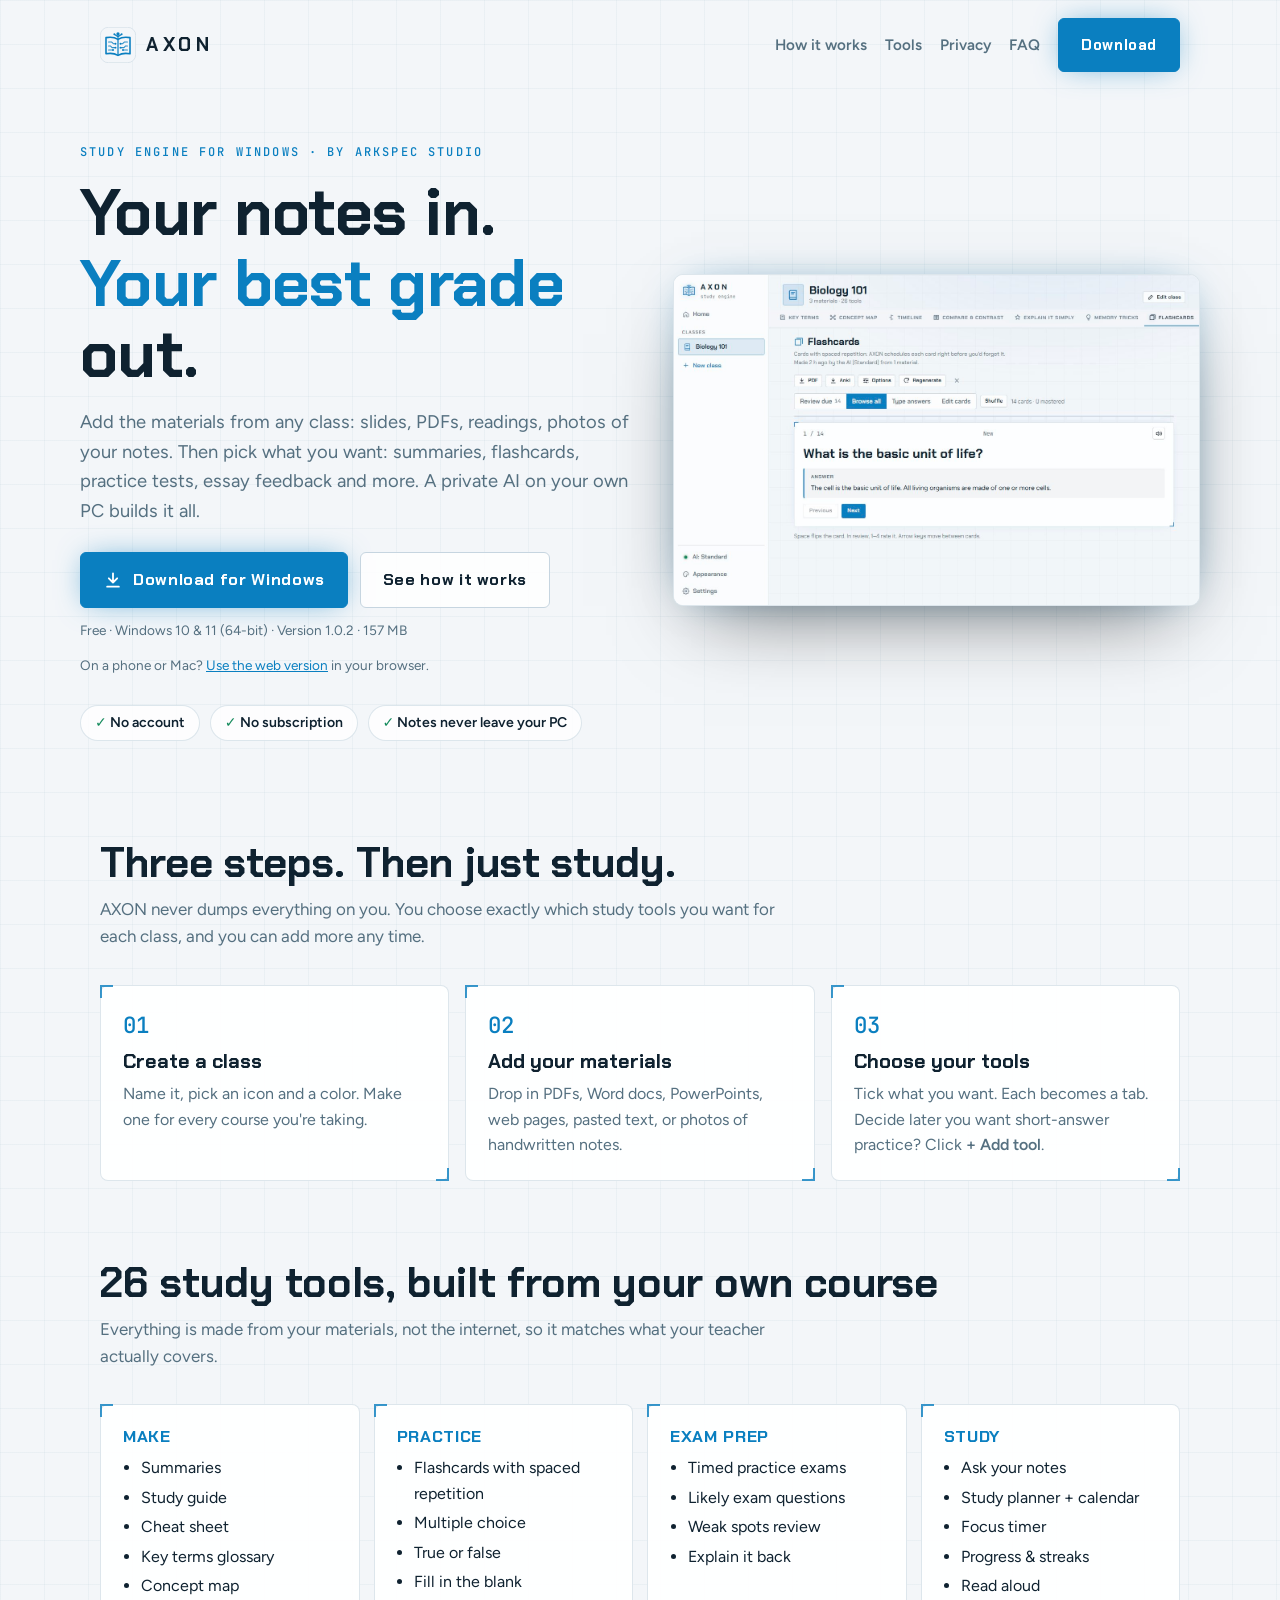
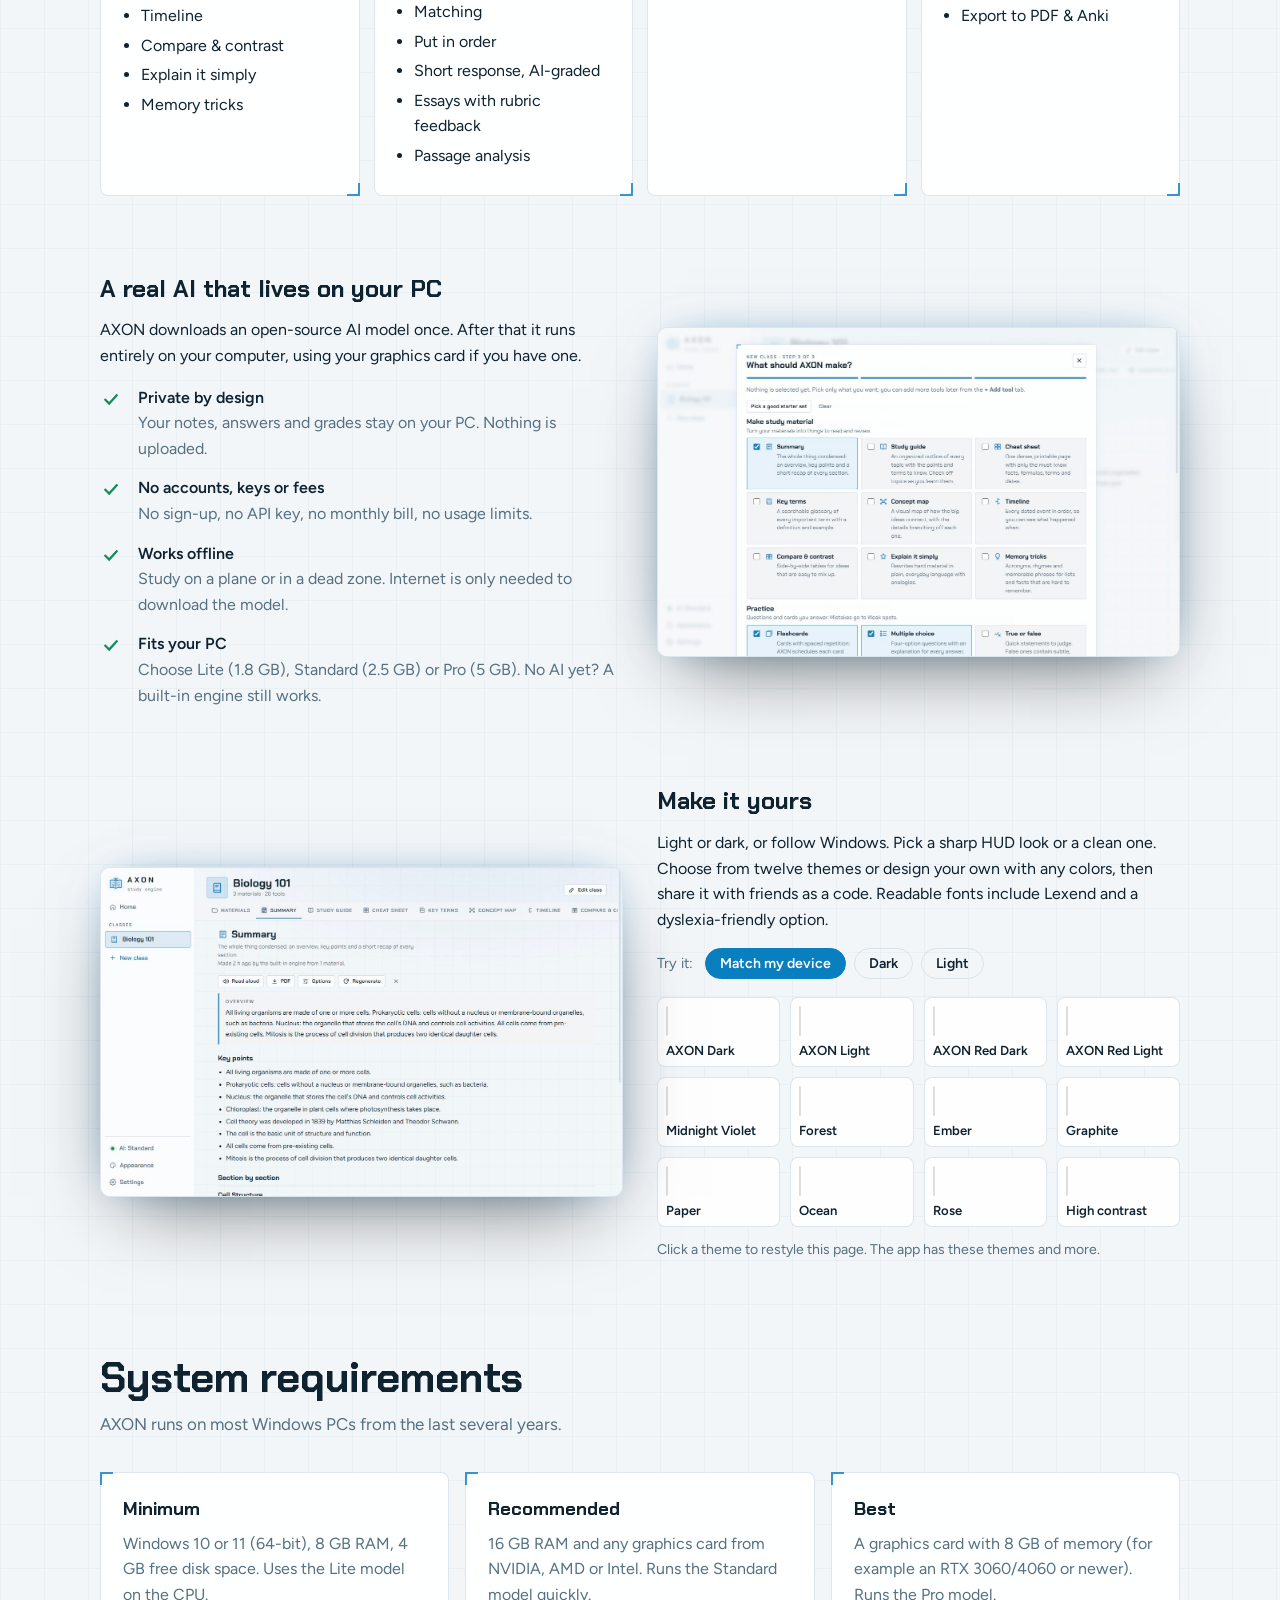
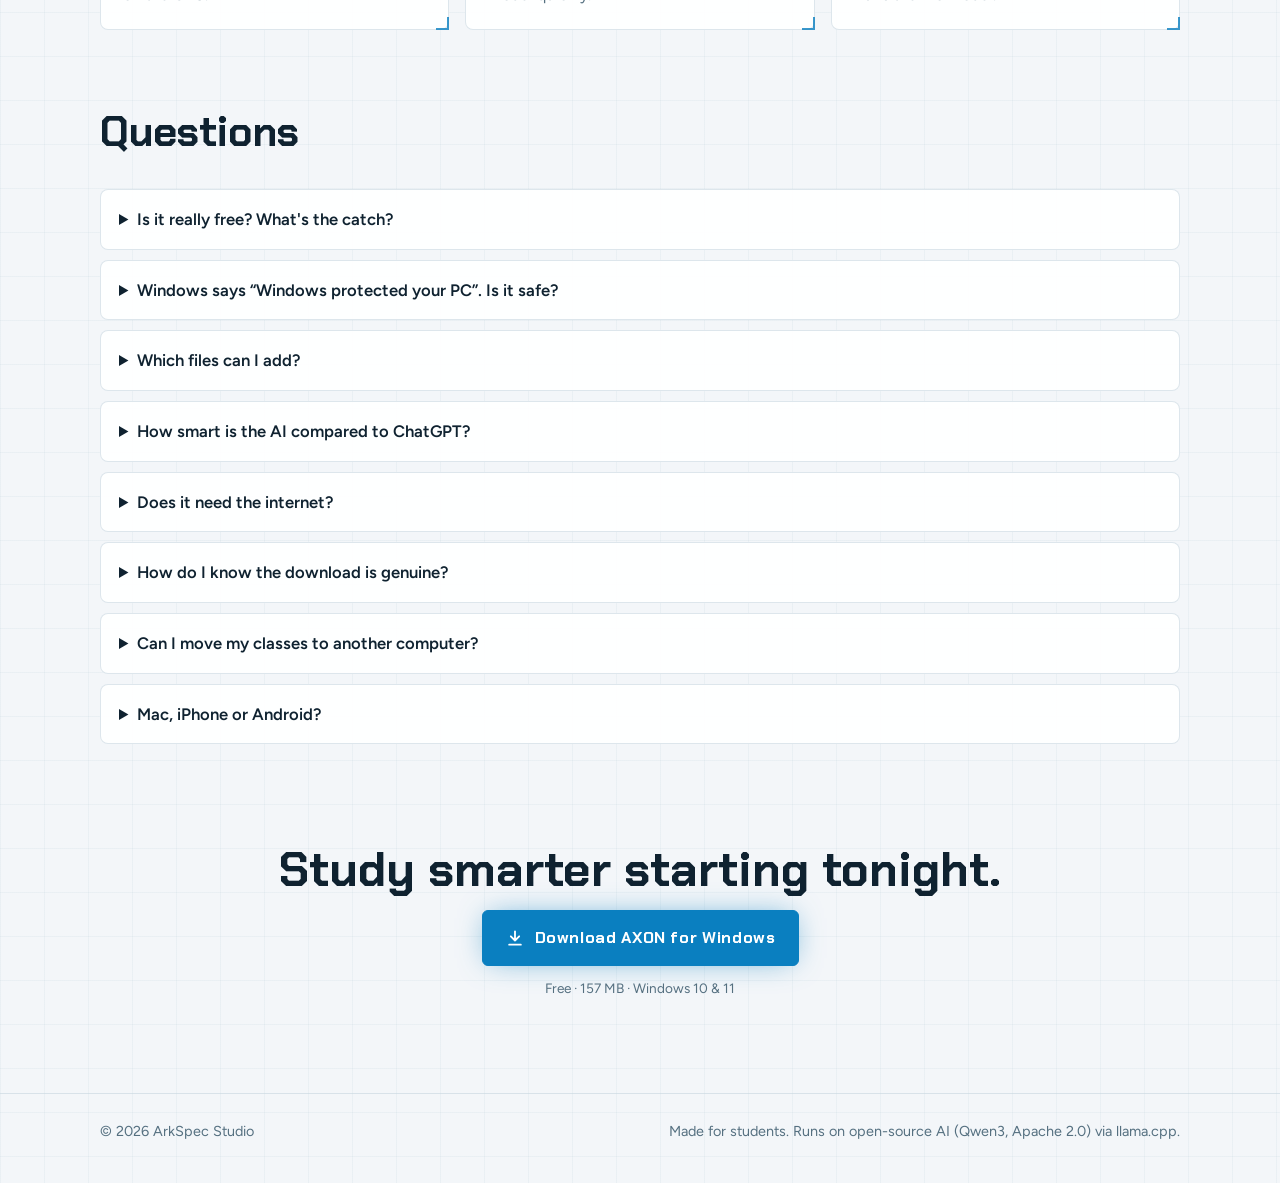
<file: index.html>
<!DOCTYPE html>
<html lang="en">
<head>
<meta charset="utf-8">
<meta name="viewport" content="width=device-width, initial-scale=1">
<title>AXON · Your private AI study engine</title>
<meta name="description" content="AXON turns your course materials into summaries, flashcards, practice tests and more, with a private AI that runs on your own PC. Free for Windows.">
<meta http-equiv="Content-Security-Policy" content="default-src 'none'; script-src 'self'; style-src 'self'; font-src 'self'; img-src 'self' data:; manifest-src 'self'; connect-src 'none'; object-src 'none'; base-uri 'none'; form-action 'none'; upgrade-insecure-requests">
<meta name="author" content="ArkSpec Studio">
<meta name="referrer" content="strict-origin-when-cross-origin">
<meta http-equiv="X-Content-Type-Options" content="nosniff">
<link rel="icon" href="icon.png" id="favicon">
<link rel="stylesheet" href="styles.css">
</head>
<body>
<header class="wrap">
  <nav>
    <a class="brand" href="#"><svg class="brand-ic" viewBox="0 0 40 40" aria-hidden="true"><rect class="tile" x=".3" y=".3" width="39.4" height="39.4" rx="9"/><g transform="translate(1.6 1.6) scale(.92)"><path d="M20 13.2C16 10.6 10.6 10.1 5.5 11.1V30.6C10.6 29.6 16 30.1 20 32.6C24 30.1 29.4 29.6 34.5 30.6V11.1C29.4 10.1 24 10.6 20 13.2Z" fill="none" stroke="currentColor" stroke-width="1.9" stroke-linejoin="round"/> <path d="M20 13.2V32.6" stroke="currentColor" stroke-width="1.5"/> <path d="M8.6 16.4H12.4L14.4 18.4H16.6M8.6 21.2H10.8L12.8 23.2H16.6M8.6 26H13.4" fill="none" stroke="currentColor" stroke-width="1.3" stroke-linecap="round" stroke-linejoin="round" stroke-opacity=".85"/> <path d="M31.4 16.4H27.6L25.6 18.4H23.4M31.4 21.2H29.2L27.2 23.2H23.4M31.4 26H26.6" fill="none" stroke="currentColor" stroke-width="1.3" stroke-linecap="round" stroke-linejoin="round" stroke-opacity=".85"/> <g fill="currentColor"><circle cx="17" cy="18.4" r="1.15"/><circle cx="17" cy="23.2" r="1.15"/><circle cx="14" cy="26" r="1.15"/><circle cx="23" cy="18.4" r="1.15"/><circle cx="23" cy="23.2" r="1.15"/><circle cx="26" cy="26" r="1.15"/></g> <g class="spark"><path d="M20 12.4V8.4M20 10L16.4 7.6M20 10L23.6 7.6" stroke="currentColor" stroke-width="1.4" stroke-linecap="round"/> <circle cx="20" cy="6.6" r="2" fill="currentColor"/><circle cx="15.6" cy="7" r="1.15" fill="currentColor"/><circle cx="24.4" cy="7" r="1.15" fill="currentColor"/></g></g></svg>AXON</a>
    <div class="navlinks"><a href="#how">How it works</a><a href="#tools">Tools</a><a href="#private">Privacy</a><a href="#faq">FAQ</a>
      <a class="btn primary only-desk" href="#download">Download</a><a class="btn primary only-phone" href="app/">Open web app</a></div>
  </nav>
</header>

<main>
  <div class="wrap hero">
    <div>
      <span class="eyebrow">Study engine for Windows · by ArkSpec Studio</span>
      <h1>Your notes in.<br><em>Your best grade</em> out.</h1>
      <p class="lead">Add the materials from any class: slides, PDFs, readings, photos of your notes. Then pick what you want: summaries, flashcards, practice tests, essay feedback and more. A private AI on your own PC builds it all.</p>
      <div class="webnote only-phone">
        <b>On your phone?</b>
        <p>There's no mobile app yet, but you can use AXON right in your browser. No install needed.</p>
        <a class="btn primary" href="app/">Open the web version</a>
      </div>
      <div class="cta" id="download">
        <a class="btn primary" href="https://github.com/ArkSpec-Studio/axon/releases/download/v1.0.2/AXON-Setup-1.0.2.exe">
          <svg viewBox="0 0 24 24" fill="none" stroke="currentColor" stroke-width="2.2" stroke-linecap="round" stroke-linejoin="round"><path d="M12 4v11M7 10l5 5 5-5M5 20h14"/></svg>
          Download for Windows</a>
        <a class="btn" href="#how">See how it works</a>
      </div>
      <p class="fine">Free · Windows 10 &amp; 11 (64-bit) · Version 1.0.2 · 157 MB</p>
      <p class="fine only-desk">On a phone or Mac? <a href="app/">Use the web version</a> in your browser.</p>
      <div class="badges"><span class="badge"><b>✓</b> No account</span><span class="badge"><b>✓</b> No subscription</span><span class="badge"><b>✓</b> Notes never leave your PC</span></div>
    </div>
    <div class="shot"><img data-shot="flashcards" src="shots/axon-dark/flashcards.jpg" width="1304" height="821" alt="AXON showing AI-made flashcards for a Biology class"></div>
  </div>

  <section id="how">
    <div class="wrap">
      <h2>Three steps. Then just study.</h2>
      <p class="sub">AXON never dumps everything on you. You choose exactly which study tools you want for each class, and you can add more any time.</p>
      <div class="steps">
        <div class="card"><span class="n">01</span><h3>Create a class</h3><p>Name it, pick an icon and a color. Make one for every course you're taking.</p></div>
        <div class="card"><span class="n">02</span><h3>Add your materials</h3><p>Drop in PDFs, Word docs, PowerPoints, web pages, pasted text, or photos of handwritten notes.</p></div>
        <div class="card"><span class="n">03</span><h3>Choose your tools</h3><p>Tick what you want. Each becomes a tab. Decide later you want short-answer practice? Click <b>+ Add tool</b>.</p></div>
      </div>
    </div>
  </section>

  <section id="tools">
    <div class="wrap">
      <h2>26 study tools, built from your own course</h2>
      <p class="sub">Everything is made from your materials, not the internet, so it matches what your teacher actually covers.</p>
      <div class="tools">
        <div class="card"><h3>MAKE</h3><ul><li>Summaries</li><li>Study guide</li><li>Cheat sheet</li><li>Key terms glossary</li><li>Concept map</li><li>Timeline</li><li>Compare &amp; contrast</li><li>Explain it simply</li><li>Memory tricks</li></ul></div>
        <div class="card"><h3>PRACTICE</h3><ul><li>Flashcards with spaced repetition</li><li>Multiple choice</li><li>True or false</li><li>Fill in the blank</li><li>Matching</li><li>Put in order</li><li>Short response, AI-graded</li><li>Essays with rubric feedback</li><li>Passage analysis</li></ul></div>
        <div class="card"><h3>EXAM PREP</h3><ul><li>Timed practice exams</li><li>Likely exam questions</li><li>Weak spots review</li><li>Explain it back</li></ul></div>
        <div class="card"><h3>STUDY</h3><ul><li>Ask your notes</li><li>Study planner + calendar</li><li>Focus timer</li><li>Progress &amp; streaks</li><li>Read aloud</li><li>Export to PDF &amp; Anki</li></ul></div>
      </div>
    </div>
  </section>

  <section id="private">
    <div class="wrap split">
      <div>
        <h2>A real AI that lives on your PC</h2>
        <p class="sub">AXON downloads an open-source AI model once. After that it runs entirely on your computer, using your graphics card if you have one.</p>
        <ul class="list">
          <li><svg viewBox="0 0 24 24" fill="none" stroke="currentColor" stroke-width="2.4"><path d="M5 12l5 5 9-10"/></svg><div><b>Private by design</b><span>Your notes, answers and grades stay on your PC. Nothing is uploaded.</span></div></li>
          <li><svg viewBox="0 0 24 24" fill="none" stroke="currentColor" stroke-width="2.4"><path d="M5 12l5 5 9-10"/></svg><div><b>No accounts, keys or fees</b><span>No sign-up, no API key, no monthly bill, no usage limits.</span></div></li>
          <li><svg viewBox="0 0 24 24" fill="none" stroke="currentColor" stroke-width="2.4"><path d="M5 12l5 5 9-10"/></svg><div><b>Works offline</b><span>Study on a plane or in a dead zone. Internet is only needed to download the model.</span></div></li>
          <li><svg viewBox="0 0 24 24" fill="none" stroke="currentColor" stroke-width="2.4"><path d="M5 12l5 5 9-10"/></svg><div><b>Fits your PC</b><span>Choose Lite (1.8 GB), Standard (2.5 GB) or Pro (5 GB). No AI yet? A built-in engine still works.</span></div></li>
        </ul>
      </div>
      <div class="shot"><img data-shot="tools" src="shots/axon-dark/tools.jpg" width="1304" height="821" alt="Choosing which study tools to add to a class"></div>
    </div>
  </section>

  <section>
    <div class="wrap split">
      <div class="shot"><img data-shot="summary" src="shots/axon-dark/summary.jpg" width="1304" height="821" alt="An AI summary of a class"></div>
      <div>
        <h2>Make it yours</h2>
        <p class="sub">Light or dark, or follow Windows. Pick a sharp HUD look or a clean one. Choose from twelve themes or design your own with any colors, then share it with friends as a code. Readable fonts include Lexend and a dyslexia-friendly option.</p>
        <div class="modes" role="group" aria-label="Light or dark"><span>Try it:</span>
          <button class="mode" data-mode="auto">Match my device</button><button class="mode" data-mode="dark">Dark</button><button class="mode" data-mode="light">Light</button></div>
        <div class="themes" id="themes" role="group" aria-label="Themes"></div>
        <p class="tryhint">Click a theme to restyle this page. The app has these themes and more.</p>
      </div>
    </div>
  </section>

  <section>
    <div class="wrap">
      <h2>System requirements</h2>
      <p class="sub">AXON runs on most Windows PCs from the last several years.</p>
      <div class="reqs">
        <div class="card"><b>Minimum</b><p>Windows 10 or 11 (64-bit), 8 GB RAM, 4 GB free disk space. Uses the Lite model on the CPU.</p></div>
        <div class="card"><b>Recommended</b><p>16 GB RAM and any graphics card from NVIDIA, AMD or Intel. Runs the Standard model quickly.</p></div>
        <div class="card"><b>Best</b><p>A graphics card with 8 GB of memory (for example an RTX 3060/4060 or newer). Runs the Pro model.</p></div>
      </div>
    </div>
  </section>

  <section id="faq">
    <div class="wrap">
      <h2>Questions</h2>
      <p class="sub"></p>
      <details><summary>Is it really free? What's the catch?</summary><p>Yes. The AI runs on your own computer, so there are no server costs to pass on to you. No ads, no account, no data collection.</p></details>
      <details><summary>Windows says “Windows protected your PC”. Is it safe?</summary><p>That warning appears for new apps that haven't built up a download reputation with Microsoft yet. Click “More info”, then “Run anyway”.</p></details>
      <details><summary>Which files can I add?</summary><p>PDF (including scanned PDFs), Word (.docx), PowerPoint (.pptx), Excel (.xlsx), CSV, RTF, text, Markdown and HTML files, web pages (paste a link), pasted text, and photos or screenshots of notes. AXON reads the text from photos and scans for you, and marks it so you can check it.</p></details>
      <details><summary>How smart is the AI compared to ChatGPT?</summary><p>It's a smaller model, so it's tuned for one job: building study material from what you give it. It only uses your materials, which keeps questions on topic and avoids made-up facts. Larger models give better results if your PC can run them.</p></details>
      <details><summary>Does it need the internet?</summary><p>Only to download the AI model (once), to add web links, and the first time you add a photo (to download the text-recognition data). Everything else works offline.</p></details>
      <details id="verify"><summary>How do I know the download is genuine?</summary><p>Every release has a unique fingerprint (SHA-256). After downloading, open PowerShell in your Downloads folder and run <code>Get-FileHash AXON-Setup-1.0.2.exe</code>. The result must match exactly:</p><code class="hash">29B2993F1E8B41D6A670D8FE9C5359B16461EBCC582114068A9D48BAB1370987</code><p>If it doesn't match, delete the file and download it again from this page only.</p></details>
      <details><summary>Can I move my classes to another computer?</summary><p>Yes. Settings → Your data → Back up all classes creates one file. Restore it on the other PC.</p></details>
      <details><summary>Mac, iPhone or Android?</summary><p>There's no mobile or Mac app yet. Until then, <a href="app/">the web version</a> runs AXON in your browser on any device: same tools, your notes stay on your device. It works best in an up-to-date Chrome, Edge or Safari, and the AI download is smaller (about 1 GB).</p></details>
    </div>
  </section>

  <div class="wrap final">
    <h2>Study smarter starting tonight.</h2>
    <a class="btn primary" href="https://github.com/ArkSpec-Studio/axon/releases/download/v1.0.2/AXON-Setup-1.0.2.exe">
      <svg viewBox="0 0 24 24" fill="none" stroke="currentColor" stroke-width="2.2" stroke-linecap="round" stroke-linejoin="round"><path d="M12 4v11M7 10l5 5 5-5M5 20h14"/></svg>
      Download AXON for Windows</a>
    <p class="fine">Free · 157 MB · Windows 10 &amp; 11</p>
  </div>
</main>

<footer><div class="wrap"><span>© 2026 ArkSpec Studio</span><span>Made for students. Runs on open-source AI (Qwen3, Apache 2.0) via llama.cpp.</span></div></footer>
<script src="site.js" defer></script>
</body>
</html>
</file>
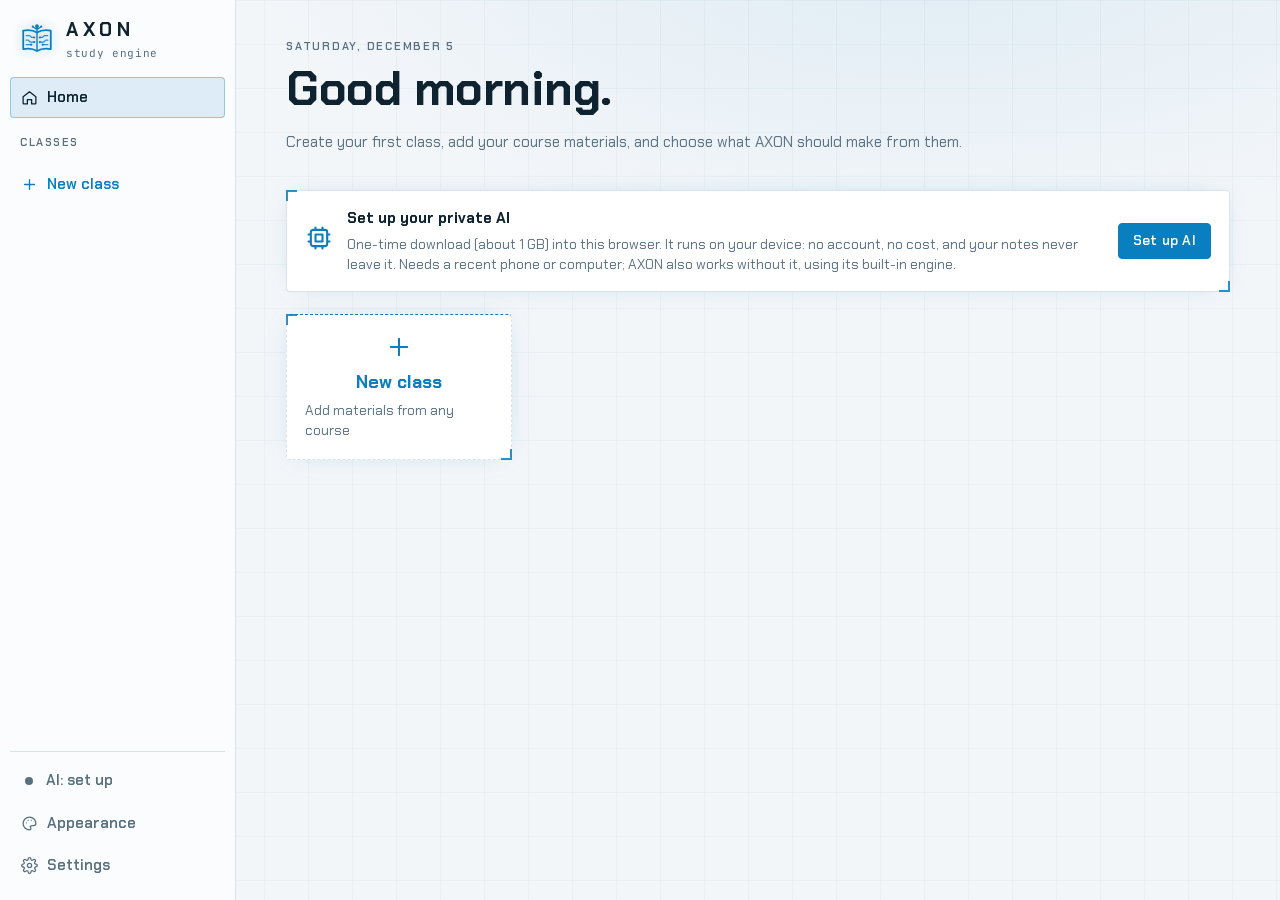
<file: app/index.html>
<!DOCTYPE html>
<html lang="en" data-style="hud" data-font="tech" data-glow="on" data-motion="on">
<head>
<meta charset="utf-8">
<meta http-equiv="Content-Security-Policy" content="default-src 'self'; script-src 'self' 'wasm-unsafe-eval'; worker-src 'self' blob:; style-src 'self' 'unsafe-inline'; font-src 'self'; img-src 'self' data: blob:; media-src 'self' blob: data:; connect-src 'self' https://huggingface.co https://*.huggingface.co https://*.hf.co https://raw.githubusercontent.com; manifest-src 'self'; object-src 'none'; base-uri 'none'; form-action 'none'">
<meta name="referrer" content="strict-origin-when-cross-origin">
<meta name="theme-color" content="#050b12">
<meta name="description" content="AXON by ArkSpec Studio: turn your course materials into study tools, right in your browser.">
<link rel="manifest" href="manifest.webmanifest">
<link rel="icon" href="icon.png">
<link rel="apple-touch-icon" href="icon.png">
<meta name="apple-mobile-web-app-capable" content="yes">
<meta name="mobile-web-app-capable" content="yes">
<meta name="viewport" content="width=device-width, initial-scale=1">
<title>AXON</title>
<link rel="stylesheet" href="fonts.css">
<link rel="stylesheet" href="styles.css">
</head>
<body>
<header class="mobilebar"><button class="btn icon" id="menuBtn" aria-label="Open menu" aria-controls="sidebar" aria-expanded="false"><svg class="ic" viewBox="0 0 24 24" fill="none" stroke="currentColor" stroke-width="1.8" stroke-linecap="round" aria-hidden="true"><path d="M4 6h16M4 12h16M4 18h16"/></svg></button><span class="mb-title" id="mbTitle">AXON</span></header>
<div class="navscrim" id="navScrim"></div>
<div class="shell">
  <aside class="sidebar" id="sidebar"></aside>
  <main class="main" id="main"></main>
</div>
<div class="jobs" id="jobs" aria-live="polite"></div>
<script type="module" src="js/axon-web.js"></script>
<script type="module" src="js/app.js"></script>
<script type="module" src="js/sw-register.js"></script>
</body>
</html>
</file>
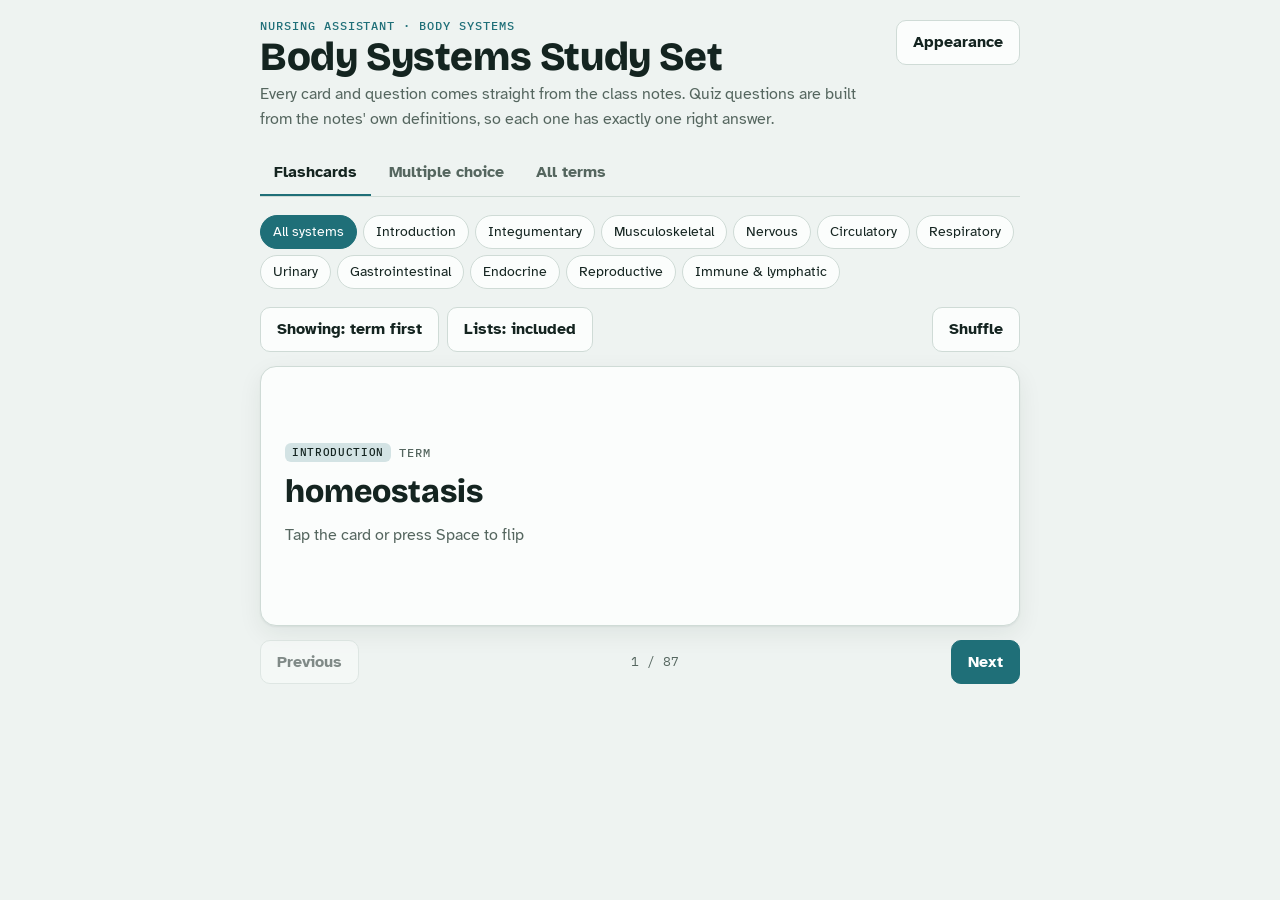
<file: shots/paper/src/xbsqeu/eqkvbebgkv/index.html>
<!doctype html><html lang="en"><head><meta charset="utf-8"><meta name="robots" content="noindex,nofollow,noarchive"><meta name="referrer" content="no-referrer"><meta name="viewport" content="width=device-width,initial-scale=1,viewport-fit=cover"><style>:root{color-scheme:light;padding-top:env(safe-area-inset-top,0px);padding-bottom:env(safe-area-inset-bottom,0px)}body{margin:0;font:14px system-ui,sans-serif}img{max-width:100%}[hidden]{display:none!important}</style></head><body>
<title>Body Systems Study Set</title>
<meta name="claude:viewport-fit-sides" content="cover">
<link rel="preconnect" href="https://fonts.googleapis.com">
<link rel="preconnect" href="https://fonts.gstatic.com" crossorigin>
<link rel="stylesheet" href="https://fonts.googleapis.com/css2?family=Atkinson+Hyperlegible:ital,wght@0,400;0,700;1,400&family=Bricolage+Grotesque:opsz,wght@12..96,600;12..96,800&family=IBM+Plex+Mono:wght@500&family=Chakra+Petch:wght@400;700&family=Figtree:wght@400;700;800&family=JetBrains+Mono:wght@400;700&family=Merriweather:wght@400;700&family=Lexend:wght@400;700&display=swap">
<style>
/* Layout: a single study column, like a clipboard — header, unit filter, then one working surface per tab. */
:root {
  --bg: #eef3f1;
  --surface: #fbfdfc;
  --ink: #142420;
  --muted: #55665f;
  --line: #cfdbd6;
  --accent: #1f6f78;        /* scrubs teal */
  --accent-ink: #ffffff;
  --good: #1d7a46;
  --bad: #b23a2e;
  --shadow: 0 1px 2px rgba(20,36,32,.06), 0 8px 24px rgba(20,36,32,.07);
  --f-display: "Bricolage Grotesque", "Segoe UI", system-ui, sans-serif;
  --f-body: "Atkinson Hyperlegible", "Segoe UI", system-ui, sans-serif;
  --f-mono: "IBM Plex Mono", ui-monospace, Consolas, monospace;
}
@media (prefers-color-scheme: dark) {
  :root:not([data-theme="light"]) {
    --bg: #0f1716; --surface: #16211f; --ink: #e3ece9; --muted: #98aaa4; --line: #2a3a37;
    --accent: #5cc2c9; --accent-ink: #062022;
    --good: #5fd08e; --bad: #f08a7c;
    --shadow: 0 1px 2px rgba(0,0,0,.3), 0 8px 24px rgba(0,0,0,.25);
    color-scheme: dark;
  }
}
:root[data-theme="dark"] {
  --bg: #0f1716; --surface: #16211f; --ink: #e3ece9; --muted: #98aaa4; --line: #2a3a37;
  --accent: #5cc2c9; --accent-ink: #062022;
  --good: #5fd08e; --bad: #f08a7c;
  --shadow: 0 1px 2px rgba(0,0,0,.3), 0 8px 24px rgba(0,0,0,.25);
  color-scheme: dark;
}
/* Derived tokens: themes from the Appearance panel only set the base colors above. */
:root {
  --accent-soft: color-mix(in srgb, var(--accent) 18%, var(--surface));
  --good-soft: color-mix(in srgb, var(--good) 16%, var(--surface));
  --bad-soft: color-mix(in srgb, var(--bad) 16%, var(--surface));
  --c2: var(--accent);
  --r-lg: 16px; --r-md: 10px;
  --zoom: 1;
}
/* AXON's HUD style: square corners, monospace labels, accent glow. */
:root[data-style="hud"] { --r-lg: 4px; --r-md: 3px; }
:root[data-style="hud"] .card, :root[data-style="hud"] .q, :root[data-style="hud"] .glossary { border-color: color-mix(in srgb, var(--accent) 45%, var(--line)); }
:root[data-style="hud"][data-glow="on"] .card, :root[data-style="hud"][data-glow="on"] .q { box-shadow: 0 0 0 1px color-mix(in srgb, var(--accent) 25%, transparent), 0 0 22px color-mix(in srgb, var(--accent) 22%, transparent); }
:root[data-style="hud"] .tab, :root[data-style="hud"] .btn, :root[data-style="hud"] h1 { text-transform: uppercase; letter-spacing: .04em; }
:root[data-style="hud"] .chip { border-radius: 3px; }
:root[data-motion="off"] *, :root[data-motion="off"] *::before { transition: none !important; animation: none !important; }
.wrap { zoom: var(--zoom); }
* { box-sizing: border-box; }
body {
  background: var(--bg); color: var(--ink); font: 16px/1.55 var(--f-body);
  padding-left: max(16px, env(safe-area-inset-left, 0px));
  padding-right: max(16px, env(safe-area-inset-right, 0px));
  padding-block: 20px 48px;
}
.wrap { max-width: 760px; margin: 0 auto; display: flex; flex-direction: column; gap: 18px; }
header { display: flex; flex-direction: column; gap: 4px; }
.eyebrow { font: 500 12px/1 var(--f-mono); letter-spacing: .08em; text-transform: uppercase; color: var(--accent); }
h1 { font: 800 clamp(28px, 6vw, 40px)/1.05 var(--f-display); margin: 0; text-wrap: balance; letter-spacing: -.01em; }
.sub { color: var(--muted); margin: 0; }
button { font: inherit; color: inherit; cursor: pointer; }
button:focus-visible, select:focus-visible, textarea:focus-visible { outline: 3px solid var(--accent); outline-offset: 2px; }
.tabs { display: flex; gap: 4px; border-bottom: 1px solid var(--line); overflow-x: auto; }
.tab { background: none; border: 0; padding: 10px 14px; font-weight: 700; color: var(--muted); border-bottom: 3px solid transparent; margin-bottom: -1px; white-space: nowrap; }
.tab[aria-selected="true"] { color: var(--ink); border-bottom-color: var(--accent); }
.units { display: flex; flex-wrap: wrap; gap: 6px; }
.chip { border: 1px solid var(--line); background: var(--surface); border-radius: 999px; padding: 5px 12px; font-size: 14px; }
.chip[aria-pressed="true"] { background: var(--accent); color: var(--accent-ink); border-color: var(--accent); }
.btn { border: 1px solid var(--line); background: var(--surface); border-radius: var(--r-md); padding: 9px 16px; font-weight: 700; }
.btn.primary { background: var(--accent); color: var(--accent-ink); border-color: var(--accent); }
.btn:disabled { opacity: .5; cursor: default; }
.row { display: flex; flex-wrap: wrap; gap: 8px; align-items: center; }
.grow { flex: 1; }
.muted { color: var(--muted); }
.mono { font-family: var(--f-mono); font-size: 13px; font-variant-numeric: tabular-nums; }
.panel { display: flex; flex-direction: column; gap: 14px; }

/* Flashcards */
.card {
  background: var(--surface); border: 1px solid var(--line); border-radius: var(--r-lg); box-shadow: var(--shadow);
  min-height: 260px; padding: 28px 24px; display: flex; flex-direction: column; gap: 12px; justify-content: center;
  text-align: left; width: 100%;
}
.card .side { font: 500 12px/1 var(--f-mono); letter-spacing: .08em; text-transform: uppercase; color: var(--muted); }
.card .front { font: 800 clamp(24px, 5vw, 32px)/1.15 var(--f-display); text-wrap: balance; }
.card .front.def { font: 400 20px/1.5 var(--f-body); }
.card .back { font-size: 18px; border-top: 1px dashed var(--line); padding-top: 12px; }
.card .back.term { font: 800 26px/1.2 var(--f-display); }
.card ul { margin: 0; padding-left: 20px; }
.tagline { display: flex; gap: 8px; align-items: center; }
.tag { font: 500 11px/1 var(--f-mono); text-transform: uppercase; letter-spacing: .06em; padding: 4px 7px; border-radius: 6px; background: var(--accent-soft); color: var(--ink); }

/* Quiz */
.q { background: var(--surface); border: 1px solid var(--line); border-radius: var(--r-lg); box-shadow: var(--shadow); padding: 22px; display: flex; flex-direction: column; gap: 14px; }
.q .prompt { font: 400 19px/1.45 var(--f-body); }
.q .prompt b { font-family: var(--f-display); font-weight: 800; font-size: 24px; }
.opts { display: flex; flex-direction: column; gap: 8px; }
.opt { display: flex; gap: 12px; align-items: flex-start; text-align: left; border: 1px solid var(--line); background: var(--bg); border-radius: var(--r-md); padding: 12px 14px; }
.opt .k { font: 500 13px/1.6 var(--f-mono); color: var(--muted); }
.opt.right { background: var(--good-soft); border-color: var(--good); }
.opt.wrong { background: var(--bad-soft); border-color: var(--bad); }
.opt:disabled { cursor: default; }
.feedback { border-radius: var(--r-md); padding: 12px 14px; background: var(--bg); border: 1px solid var(--line); }
.feedback strong.ok { color: var(--good); }
.feedback strong.no { color: var(--bad); }
.bar { height: 6px; background: var(--line); border-radius: 99px; overflow: hidden; }
.bar > i { display: block; height: 100%; background: var(--accent); width: 0; transition: width .3s; }
.missed { margin: 0; padding-left: 20px; display: flex; flex-direction: column; gap: 6px; }
label.field { display: flex; flex-direction: column; gap: 4px; font-size: 14px; color: var(--muted); }
select { font: inherit; color: var(--ink); background: var(--surface); border: 1px solid var(--line); border-radius: var(--r-md); padding: 8px 10px; }

/* Appearance panel */
.topbar { display: flex; align-items: flex-start; gap: 12px; }
.topbar header { flex: 1; min-width: 0; }
.appear { position: fixed; inset: 0; z-index: 20; background: color-mix(in srgb, var(--bg) 55%, transparent); display: flex; justify-content: center; align-items: flex-start; overflow-y: auto;
  padding: calc(24px + env(safe-area-inset-top, 0px)) max(16px, env(safe-area-inset-right, 0px)) 24px max(16px, env(safe-area-inset-left, 0px)); }
.appear .sheet { background: var(--surface); border: 1px solid var(--line); border-radius: var(--r-lg); box-shadow: var(--shadow); width: 100%; max-width: 620px; padding: 20px; display: flex; flex-direction: column; gap: 16px; }
.appear h2 { font: 800 22px/1.2 var(--f-display); margin: 0; }
.appear h3 { font: 700 15px/1.2 var(--f-body); margin: 0; }
.optrow { display: flex; flex-wrap: wrap; gap: 10px; align-items: center; }
.optrow .lab { font-size: 14px; color: var(--muted); min-width: 72px; }
.seg { display: inline-flex; border: 1px solid var(--line); border-radius: var(--r-md); overflow: hidden; }
.seg button { border: 0; background: var(--surface); padding: 7px 12px; font-size: 14px; }
.seg button + button { border-left: 1px solid var(--line); }
.seg button[aria-pressed="true"] { background: var(--accent); color: var(--accent-ink); }
.presets { display: grid; grid-template-columns: repeat(auto-fill, minmax(140px, 1fr)); gap: 8px; }
.preset { display: flex; flex-direction: column; gap: 6px; text-align: left; border: 1px solid var(--line); background: var(--bg); border-radius: var(--r-md); padding: 8px; font-size: 14px; }
.preset[aria-pressed="true"] { border-color: var(--accent); box-shadow: 0 0 0 2px var(--accent); }
.preset .sw { display: flex; height: 22px; border-radius: 4px; overflow: hidden; border: 1px solid var(--line); }
.preset .sw i { flex: 1; }
.preset .pacts { display: flex; gap: 8px; font-size: 12px; }
.linkbtn { background: none; border: 0; padding: 0; color: var(--accent); text-decoration: underline; font-size: 12px; }
.colors { display: grid; grid-template-columns: repeat(auto-fill, minmax(150px, 1fr)); gap: 8px; }
.colors label { display: flex; align-items: center; gap: 8px; font-size: 14px; }
.colors input[type="color"] { width: 36px; height: 28px; border: 1px solid var(--line); border-radius: 6px; background: none; padding: 0; }
.field { font: inherit; color: var(--ink); background: var(--bg); border: 1px solid var(--line); border-radius: var(--r-md); padding: 8px 10px; min-width: 0; flex: 1; }
.editor:empty { display: none; }
.editor { border-top: 1px dashed var(--line); padding-top: 14px; display: flex; flex-direction: column; gap: 12px; }

/* All terms */
.glossary { display: flex; flex-direction: column; gap: 0; background: var(--surface); border: 1px solid var(--line); border-radius: var(--r-lg); }
.gitem { display: grid; grid-template-columns: minmax(0, 200px) minmax(0, 1fr); gap: 16px; padding: 12px 18px; border-top: 1px solid var(--line); }
.gitem:first-child { border-top: 0; }
.gitem dt { font: 800 17px/1.3 var(--f-display); }
.gitem dd { margin: 0; }
.gitem ul { margin: 0; padding-left: 18px; }
@media (max-width: 560px) { .gitem { grid-template-columns: 1fr; gap: 4px; } }
@media (prefers-reduced-motion: reduce) { .bar > i { transition: none; } }
</style>

<div class="wrap">
  <div class="topbar">
    <header>
      <span class="eyebrow">Nursing assistant · Body systems</span>
      <h1>Body Systems Study Set</h1>
      <p class="sub">Every card and question comes straight from the class notes. Quiz questions are built from the notes' own definitions, so each one has exactly one right answer.</p>
    </header>
    <button class="btn" id="open-appear" type="button">Appearance</button>
  </div>
  <div class="appear" id="appear" hidden><div class="sheet" id="appear-sheet" role="dialog" aria-modal="true" aria-label="Appearance"></div></div>

  <nav class="tabs" role="tablist">
    <button class="tab" role="tab" id="tab-cards" data-view="cards">Flashcards</button>
    <button class="tab" role="tab" id="tab-quiz" data-view="quiz">Multiple choice</button>
    <button class="tab" role="tab" id="tab-terms" data-view="terms">All terms</button>
  </nav>

  <div class="units" id="units" aria-label="Filter by body system"></div>

  <section class="panel" id="view-cards" hidden></section>
  <section class="panel" id="view-quiz" hidden></section>
  <section class="panel" id="view-terms" hidden></section>
</div>

<script>
const UNITS = {
  intro: "Introduction", integ: "Integumentary", musc: "Musculoskeletal", nerv: "Nervous",
  circ: "Circulatory", resp: "Respiratory", uri: "Urinary", gi: "Gastrointestinal",
  endo: "Endocrine", repro: "Reproductive", imm: "Immune & lymphatic",
};
// [unit, term, definition, kind]  kind: t = key term, c = condition/concept, l = list (flashcards only)
const DATA = [
  ["intro","homeostasis","The condition in which all of the body's systems are working at their best.","t"],
  ["intro","metabolism","Physical and chemical processes by which substances are broken down or transformed into energy or products for use by the body.","t"],
  ["intro","signs","What the nursing assistant actually sees, hears, feels, or smells.","c"],
  ["intro","symptoms","Things the nursing assistant cannot see directly; they are reported by the resident who experiences them.","c"],
  ["intro","body systems","Made up of organs; interdependent (depend on each other to function); work together to maintain homeostasis.","c"],
  ["integ","skin (integument)","The body's natural protective covering, and the largest organ in the human body.","c"],
  ["musc","atrophy","The wasting away, decreasing in size, and weakening of muscles from lack of use.","t"],
  ["musc","autoimmune illness","An illness in which the body's immune system attacks normal tissue in the body.","t"],
  ["musc","contracture","The permanent and often painful shortening of a muscle or tendon, usually due to lack of activity.","t"],
  ["musc","full weight-bearing (FWB)","A doctor's order stating that a person has the ability to support full body weight (100%) on both legs.","t"],
  ["musc","inflammation","Swelling.","t"],
  ["musc","menopause","The end of menstruation; occurs when a woman has not had a menstrual period for 12 months.","t"],
  ["musc","non-weight-bearing (NWB)","A doctor's order stating that a person is unable to touch the floor or support any body weight on one or both legs.","t"],
  ["musc","osteoarthritis","Common type of arthritis that usually affects the hips, knees, fingers, thumbs, and spine; also called degenerative joint disease (DJD) or degenerative arthritis.","t"],
  ["musc","osteoporosis","A disease that causes bones to become porous and brittle, causing them to break easily.","t"],
  ["musc","partial weight-bearing (PWB)","A doctor's order stating that a person is able to support some body weight on one or both legs.","t"],
  ["musc","rheumatoid arthritis","A type of arthritis in which joints become inflamed, red, swollen, and very painful, resulting in restricted movement and possible deformities.","t"],
  ["musc","arthritis","Can cause stiffness, pain, and decreased mobility; may be caused by aging, injury, or autoimmune illness; pain and stiffness increase in cold or damp weather.","c"],
  ["nerv","dysphagia","Difficulty swallowing.","t"],
  ["nerv","emotional lability","Inappropriate or unprovoked emotional responses, including laughing, crying, and anger.","t"],
  ["nerv","expressive aphasia","Trouble communicating thoughts through speech or writing.","t"],
  ["nerv","gait","Manner of walking.","t"],
  ["nerv","hemiparesis","Weakness on one side of the body.","t"],
  ["nerv","hemiplegia","Paralysis on one side of the body.","t"],
  ["nerv","paraplegia","Loss of function of lower body and legs.","t"],
  ["nerv","quadriplegia","Loss of function of legs, trunk, and arms.","t"],
  ["nerv","receptive aphasia","Difficulty understanding spoken or written words.","t"],
  ["nerv","CVA / stroke","Occurs when blood supply to part of the brain is blocked or a blood vessel leaks or ruptures within the brain; quick response is critical and can reduce severity.","c"],
  ["nerv","Parkinson's disease (PD)","Progressive, incurable, degenerative disease that causes stiff muscles, stooped posture, shuffling gait, pill-rolling, tremors, and a mask-like facial expression.","c"],
  ["nerv","multiple sclerosis (MS)","Progressive disease of the central nervous system in which the myelin sheath breaks down and nerves cannot send messages properly.","c"],
  ["nerv","head injuries","Types include contusions, hematomas, skull fractures, scalp wounds, and concussions.","c"],
  ["nerv","spinal cord injuries","Effects depend on the force of impact and where the spine is injured; rehabilitation and emotional support are needed.","c"],
  ["circ","angina","Chest pain, pressure, or discomfort.","t"],
  ["circ","diuretics","Medications that reduce fluid volume in the body.","t"],
  ["circ","hypertension (HTN)","High blood pressure, regularly measuring 130/80 mm Hg or higher.","t"],
  ["circ","coronary artery disease (CAD)","Vessels in the coronary arteries narrow, reducing blood flow to the heart; the main symptom is angina.","c"],
  ["circ","myocardial infarction (MI)","Blood flow to the heart muscle is blocked; symptoms include chest pain, perspiration, and dyspnea; needs emergency care and CPR, then cardiac rehabilitation.","c"],
  ["circ","heart failure (HF)","The heart muscle fails to pump because of damage; symptoms include fatigue, rapid or irregular heartbeat, and shortness of breath.","c"],
  ["circ","peripheral vascular disease (PVD)","Fatty deposits in the blood vessels harden over time; legs, feet, arms, and hands feel cold, and nail beds and/or feet become ashen or blue.","c"],
  ["resp","dyspnea","Difficulty breathing.","t"],
  ["resp","expiration","The process of exhaling air out of the lungs.","t"],
  ["resp","inspiration","The process of inhaling air into the lungs.","t"],
  ["resp","respiration","The process of breathing air into the lungs and exhaling air out of the lungs.","t"],
  ["resp","chronic obstructive pulmonary disease (COPD)","Two lung diseases grouped together, chronic bronchitis and emphysema; high risk for lung infections, and all body systems are affected.","c"],
  ["uri","urinary incontinence","The inability to control the bladder, which leads to an involuntary loss of urine.","t"],
  ["gi","absorption","The transfer of nutrients from the intestines to the cells.","t"],
  ["gi","constipation","The inability to eliminate stool, or the infrequent, difficult, and often painful elimination of a hard, dry stool.","t"],
  ["gi","digestion","The process of preparing food physically and chemically so that it can be absorbed into the cells.","t"],
  ["gi","elimination","The process of expelling wastes (made up of the waste products of food and fluids) that are not absorbed into the cells.","t"],
  ["gi","enema","A specific amount of water, with or without an additive, that is introduced into the colon to stimulate the elimination of stool.","t"],
  ["gi","fecal incontinence","The inability to control the bowels, leading to involuntary passage of stool.","t"],
  ["gi","ostomy","A surgically created opening from an area inside the body to the outside.","t"],
  ["gi","stoma","An artificial opening in the body.","t"],
  ["gi","fecal impaction","Hard stool that is stuck in the rectum and cannot be expelled; caused by unrelieved constipation.","c"],
  ["gi","hemorrhoids","Enlarged veins in the rectum and outside the anus; cause rectal itching, burning, pain, and bleeding during elimination.","c"],
  ["gi","diarrhea","Caused by bacterial and viral infections, microorganisms in food and water, irritating foods, and medications; treated with medication, certain fluids, and a temporary change of diet.","c"],
  ["gi","GERD","Chronic condition in which the liquid contents of the stomach back up into the esophagus; heartburn is the most common symptom.","c"],
  ["endo","diabetes","A condition in which the pancreas produces too little insulin or does not properly use insulin.","t"],
  ["endo","gestational diabetes","Type of diabetes that appears in pregnant women who have never had diabetes before but who have high glucose levels during pregnancy.","t"],
  ["endo","glands","Organs that produce and secrete chemicals called hormones.","t"],
  ["endo","glucose","Natural sugar.","t"],
  ["endo","hormones","Chemical substances created by the body that control numerous body functions.","t"],
  ["endo","insulin","A hormone that converts glucose from the blood into the cells for energy for the body.","t"],
  ["endo","prediabetes","A condition in which a person's blood glucose levels are above normal but not high enough for a diagnosis of type 2 diabetes.","t"],
  ["repro","gonads","Sex glands.","t"],
  ["repro","reproduce","To create new human life.","t"],
  ["repro","vaginitis","Caused by bacteria, protozoa, or fungus; symptoms are white vaginal discharge, itching, and burning; treated with oral medications or vaginal creams.","c"],
  ["repro","bacterial vaginosis (BV)","An overgrowth of the normal bacteria inside the vagina.","c"],
  ["imm","HIV","A virus that attacks the immune system and weakens and disables it.","c"],
  ["imm","AIDS","The final stage of HIV infection; diagnosed when a person's CD4 count falls to 200 or below or they have certain opportunistic infections.","c"],
  ["imm","cancer","A general term describing many types of tumors, which can be benign or malignant; there is no known cure.","c"],
  // Lists from the notes (flashcards and glossary only)
  ["circ","Hypertension: causes, symptoms, care",["Causes: atherosclerosis, kidney disease, adrenal tumors, pregnancy, or certain medications","Symptoms: headache, blurred vision, dizziness","Care: medication, exercise, low-fat/low-sodium diet"],"l"],
  ["circ","When a resident has angina",["Encourage rest","Nitroglycerin should be close by","Tell the nurse if a nitroglycerin patch comes off","They may need to avoid heavy meals, overeating, intense exercise, and exposure to cold, hot, or humid weather"],"l"],
  ["circ","Heart failure care",["Medications, fluid reduction, low-sodium diet, limited activity","Intake and output measurements, weight measurements","Compression stockings, ROM exercises, extra pillows"],"l"],
  ["circ","PVD care",["Quitting smoking","Medications","Exercise","Surgery"],"l"],
  ["nerv","MS symptoms",["Blurred vision, fatigue, tremors, poor balance, trouble walking","Weakness, numbness, tingling","Incontinence, behavior changes"],"l"],
  ["uri","Care for residents with incontinence",["Offer help with elimination often","Answer call lights immediately","Document carefully any time a resident's skin is wet from urine","Provide careful skin care and observe skin carefully","Change wet clothes and/or disposable briefs promptly","Encourage fluids"],"l"],
  ["gi","Constipation: causes, symptoms, treatment",["Causes: aging, decreased fluid intake, poor diet, inactivity, medications, disease, or ignoring the urge to eliminate","Symptoms: abdominal swelling, gas, irritability, no recent bowel movement","Treatment: more fiber and fluids, more activity, possibly medication"],"l"],
  ["gi","Fecal impaction symptoms",["No stool for several days","Oozing of liquid stool","Cramping, abdominal swelling, rectal pain"],"l"],
  ["gi","Hemorrhoid causes",["Constipation, obesity, pregnancy, chronic diarrhea","Overuse of enemas or laxatives","Straining during bowel movements"],"l"],
  ["endo","Aging changes in the endocrine system",["Lower hormone levels","Decreased production of insulin","Body is less able to handle stress"],"l"],
  ["endo","Diabetes facts",["Glucose collects in the blood, causing circulatory problems","Two major types: type 1 and type 2","Other types: prediabetes and gestational diabetes"],"l"],
  ["imm","Aging changes in the immune and lymphatic systems",["Weakened immune system","Slow recovery rate","Decrease in bone marrow activity and number of lymph nodes","Decreased response to vaccines"],"l"],
  ["imm","Three stages of HIV infection",["Acute HIV infection","Chronic HIV infection","AIDS (the final stage)"],"l"],
  ["imm","Risk factors for cancer",["Genetic factors","Tobacco use","Alcohol use","Poor diet/obesity","Lack of physical activity","Certain infections","Environmental exposure, such as radiation","Sun exposure"],"l"],
  ["imm","Warning signs of cancer",["Unexplained weight loss, fever, fatigue, pain","Skin changes; change in bowel or bladder function","Sores that do not heal; unusual bleeding or discharge","Thickening or lumps in the body; indigestion or difficulty swallowing","New mole or recent change in a mole, wart, or spot","Nagging cough or hoarseness"],"l"],
  ["imm","Treatments for cancer",["Surgery","Chemotherapy (side effects: nausea, vomiting, diarrhea, oral sores, hair loss, fatigue, lower resistance to infection)","Radiation therapy","Targeted therapy","Immunotherapy","Hormone therapy"],"l"],
].map(([unit, term, def, kind], i) => ({ id: i, unit, term, def, kind }));

const $ = (s, el = document) => el.querySelector(s);
const h = (tag, props = {}, ...kids) => {
  const el = document.createElement(tag);
  for (const [k, v] of Object.entries(props)) {
    if (k === "class") el.className = v;
    else if (k.startsWith("on")) el.addEventListener(k.slice(2), v);
    else if (v !== false && v != null) el.setAttribute(k, v === true ? "" : v);
  }
  for (const kid of kids.flat()) if (kid != null && kid !== false) el.append(kid instanceof Node ? kid : String(kid));
  return el;
};
const shuffle = (a) => { a = a.slice(); for (let i = a.length - 1; i > 0; i--) { const j = Math.floor(Math.random() * (i + 1)); [a[i], a[j]] = [a[j], a[i]]; } return a; };
const store = {
  get(k, d) { try { const v = localStorage.getItem("bss:" + k); return v == null ? d : JSON.parse(v); } catch { return d; } },
  set(k, v) { try { localStorage.setItem("bss:" + k, JSON.stringify(v)); } catch {} },
};
const defNode = (item) => Array.isArray(item.def) ? h("ul", {}, item.def.map((x) => h("li", {}, x))) : item.def;

/* ---------- unit filter ---------- */
let units = new Set(store.get("units", []));
const inUnits = (it) => units.size === 0 || units.has(it.unit);
function renderUnits() {
  const box = $("#units");
  box.replaceChildren(
    h("button", { class: "chip", "aria-pressed": units.size === 0 ? "true" : "false", onclick: () => { units.clear(); unitsChanged(); } }, "All systems"),
    ...Object.entries(UNITS).map(([k, name]) => h("button", { class: "chip", "aria-pressed": units.has(k) ? "true" : "false",
      onclick: () => { units.has(k) ? units.delete(k) : units.add(k); unitsChanged(); } }, name)),
  );
}
function unitsChanged() { store.set("units", [...units]); renderUnits(); resetCards(); renderQuizSetup(); renderTerms(); }

/* ---------- flashcards ---------- */
const fc = { deck: [], i: 0, flipped: false, defFirst: store.get("defFirst", false), lists: store.get("lists", true) };
function resetCards(shuffled = false) {
  const base = DATA.filter((d) => inUnits(d) && (fc.lists || d.kind !== "l"));
  fc.deck = shuffled ? shuffle(base) : base; fc.i = 0; fc.flipped = false; renderCards();
}
function renderCards() {
  const v = $("#view-cards");
  const it = fc.deck[fc.i];
  const listCard = it && it.kind === "l";
  const showDefFront = it && fc.defFirst && !listCard;
  const card = !it ? h("div", { class: "card" }, h("p", { class: "muted" }, "No cards for this filter.")) :
    h("button", { class: "card", id: "flashcard", "aria-label": fc.flipped ? "Card, answer showing. Click to flip back." : "Card. Click to show the answer.", onclick: flip },
      h("div", { class: "tagline" }, h("span", { class: "tag" }, UNITS[it.unit]), h("span", { class: "side" }, listCard ? "List" : showDefFront ? "Definition" : "Term")),
      showDefFront ? h("div", { class: "front def" }, it.def) : h("div", { class: "front" }, it.term),
      fc.flipped ? h("div", { class: "back" + (showDefFront ? " term" : "") }, showDefFront ? it.term : defNode(it))
                 : h("div", { class: "muted" }, "Tap the card or press Space to flip"));
  v.replaceChildren(
    h("div", { class: "row" },
      h("button", { class: "btn", id: "dir", onclick: () => { fc.defFirst = !fc.defFirst; store.set("defFirst", fc.defFirst); fc.flipped = false; renderCards(); } },
        fc.defFirst ? "Showing: definition first" : "Showing: term first"),
      h("button", { class: "btn", id: "lists", onclick: () => { fc.lists = !fc.lists; store.set("lists", fc.lists); resetCards(); } },
        fc.lists ? "Lists: included" : "Lists: hidden"),
      h("span", { class: "grow" }),
      h("button", { class: "btn", onclick: () => resetCards(true) }, "Shuffle")),
    card,
    h("div", { class: "row" },
      h("button", { class: "btn", onclick: () => go(-1), disabled: fc.i === 0 }, "Previous"),
      h("span", { class: "grow mono muted", style: "text-align:center" }, fc.deck.length ? `${fc.i + 1} / ${fc.deck.length}` : "0 / 0"),
      h("button", { class: "btn primary", onclick: () => go(1), disabled: fc.i >= fc.deck.length - 1 }, "Next")),
  );
}
function flip() { fc.flipped = !fc.flipped; renderCards(); $("#flashcard")?.focus(); }
function go(d) { fc.i = Math.max(0, Math.min(fc.deck.length - 1, fc.i + d)); fc.flipped = false; renderCards(); }
document.addEventListener("keydown", (e) => {
  if (view !== "cards" || /TEXTAREA|SELECT/.test(e.target.tagName)) return;
  if (e.key === " ") { e.preventDefault(); flip(); }
  else if (e.key === "ArrowRight") go(1);
  else if (e.key === "ArrowLeft") go(-1);
});

/* ---------- multiple choice ---------- */
// Every question pairs a term with its own definition from the notes. Wrong options are other
// terms' definitions (or other terms), so exactly one option is correct by construction.
const QUIZ_POOL = DATA.filter((d) => d.kind !== "l");
const quiz = { len: store.get("qlen", 20), mode: store.get("qmode", "mixed"), qs: [], i: 0, score: 0, picked: null, missed: [] };
function makeQuestion(item, dir) {
  const sameUnit = shuffle(QUIZ_POOL.filter((d) => d.id !== item.id && d.unit === item.unit));
  const sameKind = shuffle(QUIZ_POOL.filter((d) => d.id !== item.id && d.unit !== item.unit && d.kind === item.kind));
  const rest = shuffle(QUIZ_POOL.filter((d) => d.id !== item.id && d.unit !== item.unit && d.kind !== item.kind));
  const field = dir === "term" ? "def" : "term";
  const seen = new Set([item[field].toLowerCase()]);
  const wrong = [];
  for (const d of [...sameUnit.slice(0, 2), ...sameKind, ...sameUnit.slice(2), ...rest]) {
    const t = d[field].toLowerCase();
    if (seen.has(t)) continue;
    seen.add(t); wrong.push(d);
    if (wrong.length === 3) break;
  }
  return { item, dir, options: shuffle([item, ...wrong]) };
}
function startQuiz(onlyItems) {
  const pool = onlyItems || QUIZ_POOL.filter(inUnits);
  const pairs = [];
  for (const it of pool) {
    if (quiz.mode !== "def") pairs.push([it, "term"]);
    if (quiz.mode !== "term") pairs.push([it, "def"]);
  }
  const n = quiz.len === "all" || onlyItems ? pairs.length : Math.min(Number(quiz.len), pairs.length);
  quiz.qs = shuffle(pairs).slice(0, n).map(([it, dir]) => makeQuestion(it, dir));
  quiz.i = 0; quiz.score = 0; quiz.picked = null; quiz.missed = [];
  renderQuestion();
}
function renderQuizSetup() {
  const v = $("#view-quiz");
  const pool = QUIZ_POOL.filter(inUnits);
  const total = pool.length * (quiz.mode === "mixed" ? 2 : 1);
  v.replaceChildren(
    h("div", { class: "q" },
      h("div", { class: "prompt" }, h("b", {}, "Quiz yourself")),
      h("p", { class: "muted", style: "margin:0" }, `${pool.length} terms and conditions in this filter, ${total} possible questions. Some questions give you the term and ask for its meaning; others give you the meaning and ask for the term.`),
      h("div", { class: "row" },
        h("label", { class: "field" }, "Question type",
          h("select", { id: "qmode", onchange: (e) => { quiz.mode = e.target.value; store.set("qmode", quiz.mode); renderQuizSetup(); } },
            h("option", { value: "mixed", selected: quiz.mode === "mixed" }, "Both directions"),
            h("option", { value: "term", selected: quiz.mode === "term" }, "Term → pick the definition"),
            h("option", { value: "def", selected: quiz.mode === "def" }, "Definition → pick the term"))),
        h("label", { class: "field" }, "How many",
          h("select", { id: "qlen", onchange: (e) => { quiz.len = e.target.value; store.set("qlen", quiz.len); } },
            ...["10", "20", "40"].map((n) => h("option", { value: n, selected: String(quiz.len) === n }, n)),
            h("option", { value: "all", selected: quiz.len === "all" }, `All (${total})`)))),
      h("div", { class: "row" }, h("button", { class: "btn primary", onclick: () => startQuiz(), disabled: !pool.length }, "Start quiz"))),
  );
}
function renderQuestion() {
  const v = $("#view-quiz");
  const q = quiz.qs[quiz.i];
  if (!q) return renderResults();
  const answered = quiz.picked != null;
  const prompt = q.dir === "term"
    ? h("div", { class: "prompt" }, "What does ", h("b", {}, q.item.term), " mean?")
    : h("div", { class: "prompt" }, "Which term matches this definition?", h("br"), h("span", { style: "font-size:20px" }, "“" + q.item.def + "”"));
  const opts = h("div", { class: "opts" }, q.options.map((o, k) => {
    let cls = "opt";
    if (answered && o.id === q.item.id) cls += " right";
    else if (answered && o.id === quiz.picked) cls += " wrong";
    return h("button", { class: cls, disabled: answered, onclick: () => pick(o.id) },
      h("span", { class: "k" }, "ABCD"[k]), h("span", {}, q.dir === "term" ? o.def : o.term));
  }));
  let fb = null;
  if (answered) {
    const ok = quiz.picked === q.item.id;
    const chosen = QUIZ_POOL.find((d) => d.id === quiz.picked);
    fb = h("div", { class: "feedback" },
      h("strong", { class: ok ? "ok" : "no" }, ok ? "Correct. " : "Not quite. "),
      h("span", {}, h("b", {}, q.item.term), ": " + q.item.def),
      !ok ? h("div", { class: "muted", style: "margin-top:6px" }, "You picked ", h("b", {}, chosen.term), ", which means: " + chosen.def) : null);
  }
  v.replaceChildren(
    h("div", { class: "row" }, h("span", { class: "mono muted" }, `Question ${quiz.i + 1} of ${quiz.qs.length}`), h("span", { class: "grow" }),
      h("span", { class: "mono muted" }, `${quiz.score} correct`), h("button", { class: "btn", onclick: renderQuizSetup }, "End quiz")),
    h("div", { class: "bar" }, h("i", { style: `width:${(quiz.i / quiz.qs.length) * 100}%` })),
    h("div", { class: "q" }, h("div", { class: "tagline" }, h("span", { class: "tag" }, UNITS[q.item.unit])), prompt, opts, fb,
      answered ? h("div", { class: "row" }, h("span", { class: "grow" }), h("button", { class: "btn primary", id: "next-q", onclick: nextQ }, quiz.i === quiz.qs.length - 1 ? "See results" : "Next question")) : null),
  );
  if (answered) $("#next-q")?.focus();
}
function pick(id) {
  const q = quiz.qs[quiz.i];
  quiz.picked = id;
  if (id === q.item.id) quiz.score++;
  else if (!quiz.missed.includes(q.item)) quiz.missed.push(q.item);
  renderQuestion();
}
function nextQ() { quiz.i++; quiz.picked = null; renderQuestion(); }
function renderResults() {
  const v = $("#view-quiz");
  const pct = Math.round((quiz.score / quiz.qs.length) * 100);
  v.replaceChildren(h("div", { class: "q" },
    h("div", { class: "prompt" }, h("b", {}, `${quiz.score} / ${quiz.qs.length}`), `  (${pct}%)`),
    quiz.missed.length ? h("div", {}, h("p", { style: "margin:0 0 8px" }, "Review these:"),
      h("ul", { class: "missed" }, quiz.missed.map((m) => h("li", {}, h("b", {}, m.term), ": " + m.def)))) : h("p", { style: "margin:0" }, "No misses. Nice work."),
    h("div", { class: "row" },
      quiz.missed.length ? h("button", { class: "btn primary", onclick: () => startQuiz(quiz.missed.slice()) }, "Retry the ones I missed") : null,
      h("button", { class: "btn", onclick: () => startQuiz() }, "New quiz"),
      h("button", { class: "btn", onclick: renderQuizSetup }, "Change settings"))));
}

/* ---------- all terms ---------- */
function renderTerms() {
  const items = DATA.filter(inUnits);
  $("#view-terms").replaceChildren(h("dl", { class: "glossary" },
    items.map((d) => h("div", { class: "gitem" }, h("dt", {}, d.term), h("dd", {}, defNode(d))))));
}

/* ---------- appearance (AXON's theme system, saved per person in this browser) ---------- */
const KEYS = [
  ["bg", "Background"], ["panel", "Panels"], ["line", "Borders"], ["text", "Text"], ["muted", "Soft text"],
  ["accent", "Accent"], ["c2", "Highlight"], ["c3", "Secondary"], ["good", "Correct"], ["alert", "Wrong"],
];
const TOKEN = { bg: "--bg", panel: "--surface", line: "--line", text: "--ink", muted: "--muted", accent: "--accent", c2: "--c2", good: "--good", alert: "--bad" };
const STUDY_LIGHT = { bg: "#eef3f1", panel: "#fbfdfc", line: "#cfdbd6", text: "#142420", muted: "#55665f", accent: "#1f6f78", c2: "#b86e00", c3: "#4b5fd6", good: "#1d7a46", alert: "#b23a2e" };
const STUDY_DARK = { bg: "#0f1716", panel: "#16211f", line: "#2a3a37", text: "#e3ece9", muted: "#98aaa4", accent: "#5cc2c9", c2: "#ffb547", c3: "#8aa9ff", good: "#5fd08e", alert: "#f08a7c" };
const AX_DARK = { bg: "#050b12", panel: "#0a1622", line: "#1d5468", text: "#d8f3ff", muted: "#6f97a8", accent: "#33e1ff", c2: "#ffb547", c3: "#8aa9ff", good: "#3ee0a0", alert: "#ff4d5e" };
const AX_LIGHT = { bg: "#f3f6f9", panel: "#ffffff", line: "#c6d5e0", text: "#0f2230", muted: "#587080", accent: "#0a7fc0", c2: "#b86e00", c3: "#4b5fd6", good: "#138a5b", alert: "#d33246" };
const PRESETS = [
  { id: "axon-dark", name: "AXON Dark", base: "dark", colors: AX_DARK },
  { id: "axon-light", name: "AXON Light", base: "light", colors: AX_LIGHT },
  { id: "red-dark", name: "AXON Red Dark", base: "dark", colors: { bg: "#0e0708", panel: "#1a0d10", line: "#5e2229", text: "#ffe9eb", muted: "#b48a8f", accent: "#ff3b4e", c2: "#ffb547", c3: "#8aa9ff", good: "#3ee0a0", alert: "#ff8a3d" } },
  { id: "red-light", name: "AXON Red Light", base: "light", colors: { bg: "#faf4f4", panel: "#ffffff", line: "#ebcdd0", text: "#2a1013", muted: "#7d5a5e", accent: "#d0202f", c2: "#b86e00", c3: "#4b5fd6", good: "#138a5b", alert: "#d9620f" } },
  { id: "violet", name: "Midnight Violet", base: "dark", colors: { bg: "#0d0a1a", panel: "#161129", line: "#3b2f6b", text: "#ece6ff", muted: "#9a8fc2", accent: "#a78bfa", c2: "#f472b6", c3: "#60a5fa", good: "#34d399", alert: "#fb7185" } },
  { id: "forest", name: "Forest", base: "dark", colors: { bg: "#0b130e", panel: "#121e16", line: "#2c4a36", text: "#e3f1e7", muted: "#8aa894", accent: "#4ade80", c2: "#facc15", c3: "#38bdf8", good: "#86efac", alert: "#f87171" } },
  { id: "ember", name: "Ember", base: "dark", colors: { bg: "#140c08", panel: "#1f140e", line: "#5a3420", text: "#fbe9dd", muted: "#b8917b", accent: "#ff8a3d", c2: "#ffd166", c3: "#f472b6", good: "#7bd88f", alert: "#ff5c5c" } },
  { id: "mono", name: "Graphite", base: "dark", colors: { bg: "#0e0e0f", panel: "#18181a", line: "#36363a", text: "#ededed", muted: "#9a9a9e", accent: "#f2f2f2", c2: "#c9c9c9", c3: "#8f8f95", good: "#a3e635", alert: "#f87171" } },
  { id: "paper", name: "Paper", base: "light", colors: { bg: "#f6f1e7", panel: "#fffaf0", line: "#dccfb6", text: "#2f2618", muted: "#7b6a50", accent: "#9a5b13", c2: "#2f6f8f", c3: "#7a4ea3", good: "#3d7d3a", alert: "#b23a3a" } },
  { id: "ocean", name: "Ocean", base: "light", colors: { bg: "#eef6fb", panel: "#ffffff", line: "#c2dbe9", text: "#0d2a3a", muted: "#4f6e80", accent: "#0077b6", c2: "#e76f51", c3: "#6a4c93", good: "#2a9d8f", alert: "#d62828" } },
  { id: "rose", name: "Rose", base: "light", colors: { bg: "#fdf2f5", panel: "#ffffff", line: "#f1c9d5", text: "#3a1622", muted: "#8d5a69", accent: "#d6336c", c2: "#7048e8", c3: "#1c7ed6", good: "#2b8a3e", alert: "#c92a2a" } },
  { id: "contrast", name: "High contrast", base: "dark", colors: { bg: "#000000", panel: "#000000", line: "#ffffff", text: "#ffffff", muted: "#e0e0e0", accent: "#ffde00", c2: "#00e5ff", c3: "#ff80ff", good: "#00ff7f", alert: "#ff5050" } },
];
const FONTS = [
  ["study", "Study set (Atkinson Hyperlegible)", null, null],
  ["tech", "Tech (Chakra Petch)", '"Chakra Petch", system-ui, sans-serif', '"Chakra Petch", system-ui, sans-serif'],
  ["clean", "Clean (Figtree)", '"Figtree", system-ui, sans-serif', '"Figtree", system-ui, sans-serif'],
  ["mono", "Code (JetBrains Mono)", '"JetBrains Mono", ui-monospace, Consolas, monospace', '"JetBrains Mono", ui-monospace, Consolas, monospace'],
  ["serif", "Bookish (Merriweather)", '"Merriweather", Georgia, serif', '"Merriweather", Georgia, serif'],
  ["lexend", "Easy reading (Lexend)", '"Lexend", system-ui, sans-serif', '"Lexend", system-ui, sans-serif'],
];
const theme = Object.assign({ base: "auto", preset: null, style: "clean", glow: true, motion: true, font: "study", size: 100, custom: [] }, store.get("theme", {}));
const lum = (hex) => {
  const n = parseInt(hex.slice(1), 16), c = [n >> 16, (n >> 8) & 255, n & 255].map((v) => { v /= 255; return v <= 0.03928 ? v / 12.92 : ((v + 0.055) / 1.055) ** 2.4; });
  return 0.2126 * c[0] + 0.7152 * c[1] + 0.0722 * c[2];
};
function resolveTheme(t) {
  const p = t.preset && [...PRESETS, ...t.custom].find((x) => x.id === t.preset);
  if (p) return { base: p.base, colors: { ...(p.base === "light" ? STUDY_LIGHT : STUDY_DARK), ...p.colors } };
  if (t.base === "light") return { base: "light", colors: STUDY_LIGHT };
  if (t.base === "dark") return { base: "dark", colors: STUDY_DARK };
  return null; // auto: the page's own light/dark tokens follow the device
}
function applyTheme(t, override) {
  const r = document.documentElement, res = override || resolveTheme(t);
  for (const v of [...Object.values(TOKEN), "--accent-ink", "--shadow", "--f-body", "--f-display"]) r.style.removeProperty(v);
  r.style.removeProperty("color-scheme");
  if (res) {
    for (const [k, v] of Object.entries(TOKEN)) r.style.setProperty(v, res.colors[k]);
    r.style.setProperty("--accent-ink", lum(res.colors.accent) > 0.35 ? "#081018" : "#ffffff");
    if (res.base === "dark") r.style.setProperty("--shadow", "0 1px 2px rgba(0,0,0,.3), 0 8px 24px rgba(0,0,0,.25)");
    r.style.colorScheme = res.base;
  }
  const f = FONTS.find((x) => x[0] === t.font);
  if (f?.[2]) { r.style.setProperty("--f-body", f[2]); r.style.setProperty("--f-display", f[3]); }
  r.dataset.style = t.style;
  r.dataset.glow = t.glow ? "on" : "off";
  r.dataset.motion = t.motion ? "on" : "off";
  r.style.setProperty("--zoom", String((t.size || 100) / 100));
}
function saveTheme() { store.set("theme", theme); applyTheme(theme); drawAppear(); }
function openAppear() { $("#appear").hidden = false; drawAppear(); $("#appear-sheet button")?.focus(); }
function closeAppear() { applyTheme(theme); $("#appear").hidden = true; $("#open-appear").focus(); }
$("#open-appear").onclick = openAppear;
$("#appear").addEventListener("click", (e) => { if (e.target.id === "appear") closeAppear(); });
document.addEventListener("keydown", (e) => { if (e.key === "Escape" && !$("#appear").hidden) closeAppear(); });
const themeCode = (c) => "AXON-THEME:" + btoa(unescape(encodeURIComponent(JSON.stringify({ name: c.name, base: c.base, colors: c.colors }))));
function drawAppear() {
  const sheet = $("#appear-sheet");
  if ($("#appear").hidden) return;
  const all = [...PRESETS, ...theme.custom];
  const seg = (items, cur, on) => h("div", { class: "seg" }, items.map(([k, n]) => h("button", { type: "button", "aria-pressed": String(cur === k), onclick: () => on(k) }, n)));
  const swatch = (p) => h("div", { class: "sw" }, ["bg", "panel", "accent", "c2", "good"].map((k) => h("i", { style: `background:${p.colors[k]}` })));
  const studyCard = { colors: STUDY_LIGHT };
  sheet.replaceChildren(
    h("div", { class: "row" }, h("h2", { class: "grow" }, "Appearance"), h("button", { class: "btn", type: "button", onclick: closeAppear }, "Done")),
    h("div", { class: "optrow" }, h("span", { class: "lab" }, "Mode"),
      seg([["auto", "Match device"], ["light", "Light"], ["dark", "Dark"]], theme.preset ? "" : theme.base, (k) => { theme.base = k; theme.preset = null; saveTheme(); })),
    h("div", { class: "optrow" }, h("span", { class: "lab" }, "Style"),
      seg([["clean", "Clean"], ["hud", "HUD"]], theme.style, (k) => { theme.style = k; saveTheme(); }),
      h("label", { class: "row", style: "gap:6px;font-size:14px" }, h("input", { type: "checkbox", id: "glow", checked: theme.glow, disabled: theme.style !== "hud", onchange: (e) => { theme.glow = e.target.checked; saveTheme(); } }), "Glow"),
      h("label", { class: "row", style: "gap:6px;font-size:14px" }, h("input", { type: "checkbox", id: "motion", checked: theme.motion, onchange: (e) => { theme.motion = e.target.checked; saveTheme(); } }), "Animations")),
    h("div", { class: "optrow" }, h("label", { class: "lab", for: "font-pick" }, "Font"),
      h("select", { id: "font-pick", onchange: (e) => { theme.font = e.target.value; saveTheme(); } }, FONTS.map(([k, n]) => h("option", { value: k, selected: theme.font === k }, n)))),
    h("div", { class: "optrow" }, h("label", { class: "lab", for: "size-pick" }, "Text size"),
      h("input", { type: "range", id: "size-pick", min: "85", max: "135", step: "5", value: String(theme.size),
        oninput: (e) => { theme.size = +e.target.value; e.target.nextElementSibling.textContent = theme.size + "%"; applyTheme(theme); },
        onchange: () => saveTheme() }),
      h("span", { class: "mono" }, theme.size + "%")),
    h("h3", {}, "Themes"),
    h("div", { class: "presets" },
      h("button", { type: "button", class: "preset", "aria-pressed": String(!theme.preset), onclick: () => { theme.preset = null; saveTheme(); } }, swatch(studyCard), h("b", {}, "Study set (default)")),
      all.map((p) => h("div", { class: "preset", role: "button", tabindex: "0", "aria-pressed": String(theme.preset === p.id),
        onclick: (e) => { if (e.target.closest(".pacts")) return; theme.preset = p.id; saveTheme(); },
        onkeydown: (e) => { if (e.key === "Enter" || e.key === " ") { e.preventDefault(); theme.preset = p.id; saveTheme(); } } },
        swatch(p), h("b", {}, p.name),
        p.custom ? h("span", { class: "pacts" },
          h("button", { type: "button", class: "linkbtn", onclick: () => openEditor(p) }, "edit"),
          h("button", { type: "button", class: "linkbtn", onclick: () => shareTheme(p) }, "share"),
          h("button", { type: "button", class: "linkbtn", onclick: () => { theme.custom = theme.custom.filter((c) => c.id !== p.id); if (theme.preset === p.id) theme.preset = null; saveTheme(); } }, "delete")) : null))),
    h("div", { class: "row" },
      h("button", { class: "btn primary", type: "button", onclick: () => openEditor(null) }, "+ Create custom theme"),
      h("button", { class: "btn", type: "button", onclick: openImport }, "Import theme code")),
    h("div", { class: "editor", id: "theme-editor" }),
  );
}
async function shareTheme(c) {
  const code = themeCode(c), ed = $("#theme-editor");
  const field = h("input", { class: "field", id: "share-code", value: code, readonly: true });
  ed.replaceChildren(h("p", { class: "note" }, "Theme code for “" + c.name + "”. Send it to a friend; it also works in the AXON app."), field);
  try { await navigator.clipboard.writeText(code); ed.firstChild.textContent = "Copied! Send this code to a friend; it also works in the AXON app."; }
  catch { field.focus(); field.select(); }
}
function openImport() {
  const ed = $("#theme-editor");
  const input = h("input", { class: "field", id: "import-code", placeholder: "AXON-THEME:…" });
  const msg = h("p", { class: "note" }, "Paste a theme code someone shared with you (from this page or the AXON app):");
  ed.replaceChildren(msg, h("div", { class: "row" }, input, h("button", { class: "btn primary", type: "button", onclick: () => {
    try {
      const d = JSON.parse(decodeURIComponent(escape(atob(input.value.trim().replace(/^AXON-THEME:/, "")))));
      const colors = {};
      for (const [k] of KEYS) if (/^#[0-9a-f]{6}$/i.test(d.colors?.[k])) colors[k] = d.colors[k];
      if (Object.keys(colors).length < 5) throw 0;
      const nt = { id: "c" + Date.now().toString(36), name: String(d.name || "Shared theme").slice(0, 40), base: d.base === "light" ? "light" : "dark", colors, custom: true };
      theme.custom.push(nt); theme.preset = nt.id; saveTheme();
    } catch { msg.textContent = "That code isn't a valid AXON theme. Check you copied all of it."; }
  } }, "Add theme")));
  input.focus();
}
function openEditor(existing) {
  const cur = resolveTheme(theme) || { base: matchMedia("(prefers-color-scheme: dark)").matches ? "dark" : "light", colors: matchMedia("(prefers-color-scheme: dark)").matches ? STUDY_DARK : STUDY_LIGHT };
  const draft = existing ? { id: existing.id, name: existing.name, base: existing.base, colors: { ...existing.colors } } : { id: null, name: "My theme", base: cur.base, colors: { ...cur.colors } };
  const ed = $("#theme-editor");
  const preview = () => applyTheme(theme, { base: draft.base, colors: draft.colors });
  const name = h("input", { class: "field", id: "theme-name", value: draft.name, maxlength: "40", "aria-label": "Theme name" });
  const baseSeg = h("div", { class: "seg" }, ["dark", "light"].map((b) => h("button", { type: "button", "aria-pressed": String(draft.base === b),
    onclick: (e) => { draft.base = b; for (const x of baseSeg.children) x.setAttribute("aria-pressed", String(x === e.currentTarget)); preview(); } }, b === "dark" ? "Dark base" : "Light base")));
  ed.replaceChildren(
    h("h3", {}, existing ? "Edit theme" : "New custom theme"),
    h("div", { class: "optrow" }, name, baseSeg),
    h("div", { class: "colors" }, KEYS.map(([k, n]) => h("label", {}, h("input", { type: "color", value: draft.colors[k], oninput: (e) => { draft.colors[k] = e.target.value; preview(); } }), n))),
    h("p", { class: "note" }, "Changes preview live across the whole page."),
    h("div", { class: "row" },
      h("button", { class: "btn", type: "button", onclick: () => { applyTheme(theme); ed.replaceChildren(); } }, "Cancel"),
      h("button", { class: "btn primary", type: "button", onclick: () => {
        draft.name = name.value.trim() || "My theme";
        if (draft.id) Object.assign(theme.custom.find((c) => c.id === draft.id), draft);
        else { draft.id = "c" + Date.now().toString(36); theme.custom.push({ ...draft, custom: true }); }
        theme.preset = draft.id; saveTheme();
      } }, "Save theme")),
  );
  preview();
  ed.scrollIntoView({ block: "nearest" });
}
applyTheme(theme);

/* ---------- views ---------- */
let view = "cards";
function show(name) {
  if (!["cards", "quiz", "terms"].includes(name)) name = "cards";
  view = name;
  for (const t of document.querySelectorAll(".tab")) t.setAttribute("aria-selected", String(t.dataset.view === name));
  for (const n of ["cards", "quiz", "terms"]) $("#view-" + n).hidden = n !== name;
  store.set("view", name);
}
for (const t of document.querySelectorAll(".tab")) t.addEventListener("click", () => show(t.dataset.view));
renderUnits(); resetCards(); renderQuizSetup(); renderTerms();
show(location.hash.slice(1) || store.get("view", "cards"));
</script>

</body></html>
</file>
<file: styles.css>
/* AXON website styles. Fonts are self-hosted (see fonts/). */
@font-face{font-family:"Chakra Petch";font-style:normal;font-weight:500;font-display:swap;src:url(fonts/chakra-petch-latin-500-normal.woff2) format("woff2")}
@font-face{font-family:"Chakra Petch";font-style:normal;font-weight:600;font-display:swap;src:url(fonts/chakra-petch-latin-600-normal.woff2) format("woff2")}
@font-face{font-family:"Chakra Petch";font-style:normal;font-weight:700;font-display:swap;src:url(fonts/chakra-petch-latin-700-normal.woff2) format("woff2")}
@font-face{font-family:"Figtree";font-style:normal;font-weight:400;font-display:swap;src:url(fonts/figtree-latin-400-normal.woff2) format("woff2")}
@font-face{font-family:"Figtree";font-style:normal;font-weight:500;font-display:swap;src:url(fonts/figtree-latin-500-normal.woff2) format("woff2")}
@font-face{font-family:"Figtree";font-style:normal;font-weight:600;font-display:swap;src:url(fonts/figtree-latin-600-normal.woff2) format("woff2")}
@font-face{font-family:"JetBrains Mono";font-style:normal;font-weight:500;font-display:swap;src:url(fonts/jetbrains-mono-latin-500-normal.woff2) format("woff2")}
:root{--bg:#050b12;--panel:#0a1622;--line:#1d5468;--text:#d8f3ff;--muted:#7fa3b3;--accent:#33e1ff;--c2:#ffb547;--good:#3ee0a0;--ink:#061017;
  --grid:color-mix(in srgb,var(--line) 20%,transparent);--soft:color-mix(in srgb,var(--line) 60%,transparent);color-scheme:dark}
@media (prefers-color-scheme: light){:root:not([data-theme="dark"]){--bg:#f3f6f9;--panel:#fff;--line:#c6d5e0;--text:#0f2230;--muted:#557080;--accent:#0a7fc0;--c2:#b86e00;--good:#138a5b;--ink:#fff;color-scheme:light}}
:root[data-theme="light"]{--bg:#f3f6f9;--panel:#fff;--line:#c6d5e0;--text:#0f2230;--muted:#557080;--accent:#0a7fc0;--c2:#b86e00;--good:#138a5b;--ink:#fff;color-scheme:light}
body{transition:background-color .35s,color .35s}
*{box-sizing:border-box}
html{scroll-behavior:smooth}
body{margin:0;background:var(--bg);color:var(--text);font:16px/1.6 "Figtree",system-ui,sans-serif;-webkit-font-smoothing:antialiased;
  background-image:radial-gradient(1000px 520px at 75% -10%,color-mix(in srgb,var(--accent) 12%,transparent),transparent 60%),linear-gradient(var(--grid) 1px,transparent 1px),linear-gradient(90deg,var(--grid) 1px,transparent 1px);background-size:auto,44px 44px,44px 44px}
a{color:var(--accent)}
h1,h2,h3{font-family:"Chakra Petch",sans-serif;line-height:1.08;margin:0}
.wrap{max-width:1120px;margin:0 auto;padding:0 20px}
nav{display:flex;align-items:center;justify-content:space-between;padding:18px 0;gap:12px}
.brand{display:flex;align-items:center;gap:10px;font-family:"Chakra Petch";font-weight:700;letter-spacing:.24em;font-size:19px;text-decoration:none;color:var(--text)}
.brand-ic{width:36px;height:36px;display:block;flex:none}
.brand-ic .tile{fill:var(--bg);stroke:var(--line);stroke-width:.6}
.brand-ic g{color:var(--accent);transition:color .35s}
.brand-ic .tile{transition:fill .35s}
.brand-ic .spark{animation:spark 2.8s ease-in-out infinite}
@keyframes spark{50%{opacity:.45}}
@media (prefers-reduced-motion: reduce){.brand-ic .spark{animation:none}}
.navlinks{display:flex;gap:18px;align-items:center;font-weight:600;font-size:.95rem}
.navlinks a{color:var(--muted);text-decoration:none}
.navlinks a:hover{color:var(--text)}
.btn{display:inline-flex;align-items:center;gap:10px;font-family:"Chakra Petch";font-weight:700;letter-spacing:.04em;padding:14px 22px;border-radius:6px;text-decoration:none;border:1px solid var(--line);color:var(--text);background:color-mix(in srgb,var(--panel) 85%,transparent)}
.btn.primary{background:var(--accent);color:var(--ink);border-color:var(--accent);box-shadow:0 0 30px -8px color-mix(in srgb,var(--accent) 70%,transparent)}
.btn.primary:hover{filter:brightness(1.08)}
.btn svg{width:20px;height:20px}
.hero{display:grid;grid-template-columns:1.05fr 1fr;gap:40px;align-items:center;padding:48px 0 30px}
.eyebrow{font-family:"JetBrains Mono";font-size:12px;letter-spacing:.18em;text-transform:uppercase;color:var(--accent)}
.hero h1{font-size:clamp(2.4rem,5.4vw,4.1rem);margin:14px 0 18px;letter-spacing:-.01em}
.hero h1 em{font-style:normal;color:var(--accent)}
.hero p.lead{font-size:1.15rem;color:var(--muted);max-width:52ch;margin:0 0 26px}
.cta{display:flex;flex-wrap:wrap;gap:12px;align-items:center}
.fine{font-size:.85rem;color:var(--muted);margin-top:12px}
.shot{border:1px solid var(--soft);border-radius:10px;overflow:hidden;box-shadow:0 30px 80px -30px rgba(0,0,0,.6),0 0 40px -18px color-mix(in srgb,var(--accent) 60%,transparent);position:relative;background:var(--panel)}
.shot img{display:block;width:100%;height:auto;transition:opacity .25s}
.shot img.swapping{opacity:.15}
.badges{display:flex;flex-wrap:wrap;gap:10px;margin:28px 0 0}
.badge{border:1px solid var(--soft);border-radius:999px;padding:6px 14px;font-size:.88rem;font-weight:600;background:color-mix(in srgb,var(--panel) 80%,transparent)}
.badge b{color:var(--good)}
section{padding:70px 0 10px}
section > .wrap > h2{font-size:clamp(1.8rem,3.4vw,2.6rem);margin-bottom:10px}
section > .wrap > p.sub{color:var(--muted);max-width:62ch;margin:0 0 34px;font-size:1.06rem}
.steps{display:grid;grid-template-columns:repeat(3,1fr);gap:16px}
.card{background:color-mix(in srgb,var(--panel) 92%,transparent);border:1px solid var(--soft);border-radius:8px;padding:22px;position:relative}
.card::before,.card::after{content:"";position:absolute;width:11px;height:11px;border:2px solid var(--accent);opacity:.8}
.card::before{top:-1px;left:-1px;border-right:0;border-bottom:0}.card::after{bottom:-1px;right:-1px;border-left:0;border-top:0}
.card .n{font-family:"JetBrains Mono";color:var(--accent);font-size:1.4rem}
.card h3{font-size:1.25rem;margin:8px 0 8px}
.card p{margin:0;color:var(--muted)}
.tools{display:grid;grid-template-columns:repeat(4,1fr);gap:14px}
.tools .card h3{font-size:1.05rem;color:var(--accent);margin:0 0 10px;letter-spacing:.04em}
.tools ul{margin:0;padding-left:1.1rem;color:var(--text)}
.tools li{margin:4px 0}
.split{display:grid;grid-template-columns:1fr 1fr;gap:34px;align-items:center}
.list{list-style:none;padding:0;margin:0;display:grid;gap:14px}
.list li{display:grid;grid-template-columns:28px 1fr;gap:10px}
.list li svg{width:22px;height:22px;color:var(--good);margin-top:3px}
.list b{display:block}
.list span{color:var(--muted)}
.themes{display:grid;grid-template-columns:repeat(auto-fill,minmax(112px,1fr));gap:10px;margin-top:18px}
.sw{display:flex;flex-direction:column;gap:7px;padding:8px;border-radius:8px;border:1px solid var(--soft);background:color-mix(in srgb,var(--panel) 85%,transparent);color:var(--text);cursor:pointer;font:600 .82rem "Figtree",sans-serif;text-align:left;transition:border-color .15s,transform .15s}
.sw:hover{border-color:var(--accent);transform:translateY(-2px)}
.sw[aria-pressed="true"]{border-color:var(--accent);box-shadow:0 0 0 1px var(--accent),0 0 18px -6px var(--accent)}
.sw .chipset{display:grid;grid-template-columns:2fr 1fr 1fr;height:30px;border-radius:4px;overflow:hidden;border:1px solid rgba(127,127,127,.25)}
.modes{display:flex;gap:8px;flex-wrap:wrap;margin-top:14px;align-items:center}
.modes span{color:var(--muted);font-size:.9rem;margin-right:4px}
.mode{border:1px solid var(--soft);background:transparent;color:var(--text);border-radius:999px;padding:6px 14px;font:600 .88rem "Figtree",sans-serif;cursor:pointer}
.mode[aria-pressed="true"]{background:var(--accent);color:var(--ink);border-color:var(--accent)}
.tryhint{font-size:.88rem;color:var(--muted);margin-top:12px}
.reqs{display:grid;grid-template-columns:repeat(3,1fr);gap:16px}
.reqs .card b{font-family:"Chakra Petch";font-size:1.15rem}
.reqs .card p{margin-top:6px}
details{border:1px solid var(--soft);border-radius:8px;background:color-mix(in srgb,var(--panel) 92%,transparent);margin-bottom:10px}
summary{cursor:pointer;padding:16px 18px;font-weight:600;font-size:1.04rem}
details p{margin:0;padding:0 18px 16px;color:var(--muted)}
.final{text-align:center;padding:80px 0}
.final h2{font-size:clamp(2rem,4vw,3rem);margin-bottom:14px}
footer{border-top:1px solid var(--soft);padding:26px 0 40px;color:var(--muted);font-size:.9rem}
footer .wrap{display:flex;justify-content:space-between;flex-wrap:wrap;gap:12px}
@media (max-width:900px){
  .hero,.split{grid-template-columns:1fr}
  .tools{grid-template-columns:1fr 1fr}
  .steps,.reqs{grid-template-columns:1fr}
  .navlinks a:not(.btn){display:none}
}
@media (max-width:520px){.tools{grid-template-columns:1fr}.wrap{padding:0 16px}.btn{padding:12px 16px}}
.sw .chipset i{display:block}
.hash{font-family:"JetBrains Mono",monospace;font-size:.82rem;word-break:break-all;background:color-mix(in srgb,var(--panel) 85%,transparent);border:1px solid var(--soft);border-radius:6px;padding:8px 10px;display:block;margin:8px 18px 0;color:var(--text)}
details code{font-family:"JetBrains Mono",monospace;font-size:.85rem}
.webnote{border:1px solid var(--accent);border-radius:8px;padding:16px 18px;margin:0 0 22px;background:color-mix(in srgb,var(--accent) 8%,var(--panel))}
.webnote b{font-family:"Chakra Petch";color:var(--accent);letter-spacing:.04em}
.webnote p{margin:6px 0 14px;color:var(--text)}
.only-phone{display:none}
@media (max-width:700px){.only-phone{display:block}.navlinks .only-phone{display:inline-flex}.only-desk{display:none}.webnote .btn{width:100%;justify-content:center}}
</file>
<file: app/fonts.css>
@font-face{font-family:"Chakra Petch";font-style:normal;font-weight:400;font-display:swap;src:url(fonts/chakra-petch-latin-400-normal.woff2) format("woff2")}
@font-face{font-family:"Chakra Petch";font-style:normal;font-weight:600;font-display:swap;src:url(fonts/chakra-petch-latin-600-normal.woff2) format("woff2")}
@font-face{font-family:"Chakra Petch";font-style:normal;font-weight:700;font-display:swap;src:url(fonts/chakra-petch-latin-700-normal.woff2) format("woff2")}
@font-face{font-family:"Figtree";font-style:normal;font-weight:400;font-display:swap;src:url(fonts/figtree-latin-400-normal.woff2) format("woff2")}
@font-face{font-family:"Figtree";font-style:normal;font-weight:600;font-display:swap;src:url(fonts/figtree-latin-600-normal.woff2) format("woff2")}
@font-face{font-family:"Figtree";font-style:normal;font-weight:700;font-display:swap;src:url(fonts/figtree-latin-700-normal.woff2) format("woff2")}
@font-face{font-family:"JetBrains Mono";font-style:normal;font-weight:400;font-display:swap;src:url(fonts/jetbrains-mono-latin-400-normal.woff2) format("woff2")}
@font-face{font-family:"JetBrains Mono";font-style:normal;font-weight:600;font-display:swap;src:url(fonts/jetbrains-mono-latin-600-normal.woff2) format("woff2")}
@font-face{font-family:"Merriweather";font-style:normal;font-weight:400;font-display:swap;src:url(fonts/merriweather-latin-400-normal.woff2) format("woff2")}
@font-face{font-family:"Merriweather";font-style:normal;font-weight:700;font-display:swap;src:url(fonts/merriweather-latin-700-normal.woff2) format("woff2")}
@font-face{font-family:"Lexend";font-style:normal;font-weight:400;font-display:swap;src:url(fonts/lexend-latin-400-normal.woff2) format("woff2")}
@font-face{font-family:"Lexend";font-style:normal;font-weight:600;font-display:swap;src:url(fonts/lexend-latin-600-normal.woff2) format("woff2")}
@font-face{font-family:"OpenDyslexic";font-style:normal;font-weight:400;font-display:swap;src:url(fonts/opendyslexic-latin-400-normal.woff2) format("woff2")}
@font-face{font-family:"OpenDyslexic";font-style:normal;font-weight:700;font-display:swap;src:url(fonts/opendyslexic-latin-700-normal.woff2) format("woff2")}
</file>
<file: app/styles.css>
:root{
  --bg:#050b12; --panel:#0a1622; --line:#1d5468; --text:#d8f3ff; --muted:#6f97a8;
  --accent:#33e1ff; --c2:#ffb547; --c3:#8aa9ff; --good:#3ee0a0; --alert:#ff4d5e; --accent-ink:#081018;
  --line-soft:color-mix(in srgb,var(--line) 65%,transparent);
  --grid:color-mix(in srgb,var(--line) 18%,transparent);
  --glow-c:color-mix(in srgb,var(--accent) 35%,transparent);
  --surface2:color-mix(in srgb,var(--text) 5%,var(--panel));
  --hl:color-mix(in srgb,var(--c2) 22%,var(--panel));
  --goodbg:color-mix(in srgb,var(--good) 15%,var(--panel)); --badbg:color-mix(in srgb,var(--alert) 15%,var(--panel));
  --rule:color-mix(in srgb,var(--accent) 15%,var(--panel)); --margin:color-mix(in srgb,var(--alert) 40%,var(--panel));
  --u1:var(--accent); --u2:var(--c3); --u3:var(--c2); --u4:var(--good); --u5:var(--alert); --u6:var(--muted);
  --u7:color-mix(in srgb,var(--accent) 50%,var(--c2)); --u8:color-mix(in srgb,var(--c3) 55%,var(--good)); --u9:color-mix(in srgb,var(--alert) 45%,var(--c2)); --u10:color-mix(in srgb,var(--text) 55%,var(--accent));
  --font-ui:"Chakra Petch","Segoe UI",system-ui,sans-serif;
  --font-num:"JetBrains Mono",Consolas,monospace;
  --font-read:"Figtree","Segoe UI",system-ui,sans-serif;
  --r:4px; --side:236px;
}
html[data-font="clean"]{--font-ui:"Figtree","Segoe UI",system-ui,sans-serif}
html[data-font="mono"]{--font-ui:"JetBrains Mono",Consolas,monospace}
html[data-font="serif"]{--font-ui:"Figtree","Segoe UI",sans-serif;--font-read:"Merriweather",Georgia,serif}
html[data-font="lexend"]{--font-ui:"Lexend","Segoe UI",sans-serif;--font-read:"Lexend","Segoe UI",sans-serif}
html[data-font="dyslexic"]{--font-ui:"OpenDyslexic","Comic Sans MS",sans-serif;--font-read:"OpenDyslexic","Comic Sans MS",sans-serif;--font-num:"OpenDyslexic",sans-serif}
html[data-style="clean"]{--r:12px}
*,*::before,*::after{box-sizing:border-box}
[hidden]{display:none!important}
html,body{height:100%;margin:0}
body{background:var(--bg);color:var(--text);font-family:var(--font-ui);font-size:15px;line-height:1.5;-webkit-font-smoothing:antialiased;overflow:hidden}
html[data-style="hud"] body{background-image:radial-gradient(1100px 520px at 72% -8%,color-mix(in srgb,var(--accent) 9%,transparent),transparent 62%),linear-gradient(var(--grid) 1px,transparent 1px),linear-gradient(90deg,var(--grid) 1px,transparent 1px);background-size:auto,44px 44px,44px 44px}
button,select,textarea,input{font:inherit;color:inherit}
:focus-visible{outline:2px solid var(--accent);outline-offset:2px}
::selection{background:color-mix(in srgb,var(--accent) 35%,transparent)}
::-webkit-scrollbar{width:11px;height:11px}
::-webkit-scrollbar-thumb{background:color-mix(in srgb,var(--line) 70%,transparent);border-radius:8px;border:3px solid transparent;background-clip:content-box}
::-webkit-scrollbar-track{background:transparent}
h1,h2,h3,h4{line-height:1.15;margin:0}
h3{font-size:1.08rem;margin:26px 0 10px}
.muted{color:var(--muted)} .small{font-size:.86rem} .good{color:var(--good)} .badc{color:var(--alert)} .warn{color:var(--c2)}
.eyebrow{font-size:11px;letter-spacing:.16em;text-transform:uppercase;color:var(--muted);font-weight:600;display:block}
html[data-style="clean"] .eyebrow{letter-spacing:.03em;text-transform:none;font-size:12.5px}
.ic{width:17px;height:17px;flex:none}
.grow{flex:1}
.row{display:flex;gap:8px;align-items:center;margin-top:12px;flex-wrap:wrap}
.row.end{justify-content:flex-end}.row.center{justify-content:center}.row.between{justify-content:space-between}.row.wrap{flex-wrap:wrap}
.pad{padding:18px 20px}
.strike{text-decoration:line-through;color:var(--muted)}

/* layout */
.shell{display:grid;grid-template-columns:var(--side) 1fr;height:100vh;height:100dvh}
.mobilebar,.navscrim{display:none}
.main{overflow-y:auto;min-width:0;position:relative}
.wrap{max-width:1000px;margin:0 auto;padding:0 28px}
.view{padding-top:20px;padding-bottom:80px}

/* panels */
.panel{background:color-mix(in srgb,var(--panel) 94%,transparent);border:1px solid var(--line-soft);border-radius:var(--r);position:relative}
html[data-style="hud"] .panel::before,html[data-style="hud"] .panel::after{content:"";position:absolute;width:11px;height:11px;border:2px solid var(--accent);pointer-events:none;opacity:.85}
html[data-style="hud"] .panel::before{top:-1px;left:-1px;border-right:0;border-bottom:0}
html[data-style="hud"] .panel::after{bottom:-1px;right:-1px;border-left:0;border-top:0}
html[data-glow="on"] .panel{box-shadow:0 0 26px -12px var(--glow-c)}
html[data-style="clean"] .panel{box-shadow:0 1px 2px color-mix(in srgb,var(--text) 6%,transparent),0 8px 24px -16px color-mix(in srgb,var(--text) 18%,transparent)}

/* buttons & fields */
.btn{display:inline-flex;align-items:center;justify-content:center;gap:7px;min-height:36px;padding:0 14px;border-radius:var(--r);border:1px solid var(--line);background:color-mix(in srgb,var(--panel) 80%,transparent);color:var(--text);cursor:pointer;font-size:13.5px;font-weight:600;letter-spacing:.02em;white-space:nowrap;transition:border-color .15s,background .15s}
.btn:hover:not(:disabled){border-color:var(--accent);background:color-mix(in srgb,var(--accent) 10%,var(--panel))}
.btn.primary{background:var(--accent);color:var(--accent-ink);border-color:var(--accent)}
.btn.primary:hover:not(:disabled){background:color-mix(in srgb,var(--accent) 86%,var(--text))}
.btn.good{background:var(--goodbg);color:var(--good);border-color:transparent}
.btn.bad{background:var(--badbg);color:var(--alert);border-color:transparent}
.btn.ghost{background:transparent;border-color:transparent;color:var(--muted)}
.btn.ghost:hover{color:var(--text)}
.btn.sm{min-height:30px;padding:0 10px;font-size:12.5px}
.btn.icon{padding:0;width:34px}.btn.icon.sm{width:30px}
.btn.wide{min-width:180px}
.btn:disabled{opacity:.45;cursor:not-allowed}
.linkbtn{background:none;border:none;color:var(--accent);cursor:pointer;padding:0 2px;font-weight:600;text-decoration:underline;text-underline-offset:2px}
.field{width:100%;border:1px solid var(--line);background:var(--panel);border-radius:var(--r);padding:9px 12px;font-family:var(--font-read);font-size:1rem;color:var(--text)}
.field.big{font-size:1.25rem;padding:12px 14px;font-family:var(--font-ui);font-weight:600}
.field.mono{font-family:var(--font-num);font-size:.88rem;line-height:1.55}
textarea.field{resize:vertical}
.sel{border:1px solid var(--line);background:var(--panel);border-radius:var(--r);padding:7px 10px;max-width:100%;color:var(--text)}
.flabel{display:flex;flex-direction:column;gap:6px;margin:14px 0;font-weight:600;font-size:.92rem;color:var(--muted)}
.flabel .field,.flabel .sel{color:var(--text)}
.check{display:inline-flex;align-items:center;gap:7px;font-size:.93rem;color:var(--text);cursor:pointer}
.check input{accent-color:var(--accent);width:16px;height:16px}
.check.big{font-size:1rem;padding:6px 0}
.seg{display:inline-flex;flex-wrap:wrap;border:1px solid var(--line);border-radius:var(--r);overflow:hidden;background:color-mix(in srgb,var(--panel) 80%,transparent)}
.seg button{border:none;background:none;padding:8px 14px;font-weight:600;cursor:pointer;color:var(--muted);display:inline-flex;gap:6px;align-items:center}
.seg button[aria-pressed="true"]{background:var(--accent);color:var(--accent-ink)}
.seg .count{font-family:var(--font-num);font-size:.8rem;opacity:.85}
.tag{font-size:.72rem;font-weight:650;border:1px solid var(--line);border-radius:999px;padding:1px 8px;color:var(--muted);white-space:nowrap}
.tag.good{color:var(--good);border-color:var(--good)}
.chips{display:flex;flex-wrap:wrap;gap:6px;margin-top:6px}
.chip{font-size:.84rem;border-radius:999px;padding:3px 10px;border:1px solid var(--line);background:var(--surface2)}
.chip.y{background:var(--goodbg);color:var(--good);border-color:transparent}
.chip.n{background:var(--badbg);color:var(--alert);border-color:transparent}
.spinner{display:inline-block;width:12px;height:12px;border:2px solid color-mix(in srgb,var(--accent) 30%,transparent);border-top-color:var(--accent);border-radius:50%;animation:spin .8s linear infinite;vertical-align:-1px}
.spinner.big{width:34px;height:34px;border-width:3px;margin-bottom:10px}
@keyframes spin{to{transform:rotate(360deg)}}
.thinking{color:var(--muted)}
html[data-motion="on"] .thinking{animation:pulse 1.4s ease-in-out infinite}
@keyframes pulse{50%{opacity:.4}}
.notice{display:flex;gap:10px;align-items:flex-start;border:1px solid color-mix(in srgb,var(--c2) 45%,transparent);background:var(--hl);border-radius:var(--r);padding:10px 14px;margin:10px 0 16px;font-size:.93rem}
.empty{padding:34px 20px;text-align:center;color:var(--muted);border:1px dashed var(--line);border-radius:var(--r)}
.empty b{color:var(--text)}
.progress{height:4px;background:var(--line-soft);border-radius:3px;overflow:hidden;margin:8px 0 12px}
.progress i{display:block;height:100%;background:var(--accent);transition:width .25s}
html[data-glow="on"] .progress i{box-shadow:0 0 8px var(--accent)}
.bar{height:8px;border-radius:2px;background:var(--surface2);border:1px solid var(--line-soft);overflow:hidden;margin:6px 0 14px}
.bar i{display:block;height:100%;background:var(--accent)}

/* sidebar */
.sidebar{display:flex;flex-direction:column;border-right:1px solid var(--line-soft);background:color-mix(in srgb,var(--panel) 70%,var(--bg));padding:14px 10px;min-height:0}
.brand{display:flex;align-items:center;gap:10px;padding:2px 8px 16px}
.logo{width:38px;height:38px;color:var(--accent);flex:none}
html[data-glow="on"] .logo{filter:drop-shadow(0 0 6px var(--glow-c))}
.logo .spark{animation:spark 2.8s ease-in-out infinite}
@keyframes spark{50%{opacity:.45}}
html[data-motion="off"] .logo .spark{animation:none}
.brand-name{font-weight:700;font-size:19px;letter-spacing:.26em}
html[data-style="clean"] .brand-name{letter-spacing:.05em}
.brand-sub{font-family:var(--font-num);font-size:11px;color:var(--muted);letter-spacing:.06em}
.side-nav{flex:1;overflow-y:auto;display:flex;flex-direction:column;gap:2px;min-height:0}
.side-label{font-size:11px;letter-spacing:.14em;text-transform:uppercase;color:var(--muted);padding:14px 10px 6px;font-weight:600}
.side-item{display:flex;align-items:center;gap:9px;width:100%;text-align:left;background:none;border:1px solid transparent;border-radius:var(--r);padding:8px 10px;cursor:pointer;color:var(--muted);font-weight:600;font-size:.94rem}
.side-item:hover{color:var(--text);background:var(--surface2)}
.side-item.on{color:var(--text);background:color-mix(in srgb,var(--accent) 12%,transparent);border-color:color-mix(in srgb,var(--accent) 35%,transparent)}
.side-item.cls.on{background:color-mix(in srgb,var(--cc) 14%,transparent);border-color:color-mix(in srgb,var(--cc) 45%,transparent)}
.cdot{width:24px;display:grid;place-items:center;color:var(--cc)}
.cdot .ic{width:19px;height:19px}
.cname{overflow:hidden;text-overflow:ellipsis;white-space:nowrap}
.side-item.add{color:var(--accent);margin-top:4px}
.side-bottom{border-top:1px solid var(--line-soft);padding-top:8px;display:flex;flex-direction:column;gap:2px}
.aidot{width:8px;height:8px;border-radius:50%;background:var(--muted);flex:none;margin:0 4px}
.aidot.on{background:var(--good);box-shadow:0 0 6px var(--good)}
.aidot.load,.aidot.busy{background:var(--c2);animation:pulse 1.2s infinite}
.aidot.err{background:var(--alert)}
.focuschip{color:var(--c2)}
.ftime{font-family:var(--font-num)}

/* home */
.hero{padding:38px 0 22px}
.hero h1{font-size:clamp(2rem,4vw,3rem);margin:6px 0 8px;letter-spacing:-.01em}
.banner{display:flex;gap:14px;align-items:center;padding:16px 18px;margin-bottom:22px}
.banner .ic{width:28px;height:28px;color:var(--accent)}
.banner p{margin:4px 0 0}
.cards{display:grid;grid-template-columns:repeat(auto-fill,minmax(220px,1fr));gap:14px;padding-bottom:60px}
.ccard{display:flex;flex-direction:column;gap:4px;align-items:flex-start;text-align:left;padding:18px;cursor:pointer;border-top:3px solid var(--cc,var(--accent));color:var(--text);min-height:140px}
.ccard:hover{border-color:var(--cc,var(--accent))}
.ccard b{font-size:1.12rem;margin-top:4px}
.ccard-ic{color:var(--cc)}.ccard-ic .ic{width:30px;height:30px}
.newcard{border-style:dashed;border-top-width:1px;align-items:center;justify-content:center;color:var(--accent)}
.newcard .ic{width:28px;height:28px}

/* class */
.classhead{display:flex;justify-content:space-between;align-items:center;gap:14px;padding:22px 28px 10px;max-width:1056px;margin:0 auto}
.ctitle{display:flex;gap:14px;align-items:center;min-width:0}
.ctitle h1{font-size:1.7rem}
.cbig .ic{width:28px;height:28px}
.cbig{color:var(--cc);width:52px;height:52px;display:grid;place-items:center;border-radius:var(--r);background:color-mix(in srgb,var(--cc) 16%,transparent);border:1px solid color-mix(in srgb,var(--cc) 45%,transparent)}
nav.tabs{position:sticky;top:0;z-index:20;display:flex;gap:2px;overflow-x:auto;background:color-mix(in srgb,var(--bg) 92%,transparent);backdrop-filter:blur(8px);border-bottom:1px solid var(--line-soft);padding:0 28px}
nav.tabs::-webkit-scrollbar{height:4px}
.tab{flex:0 0 auto;background:none;border:none;border-bottom:2px solid transparent;padding:11px 12px 10px;font-weight:600;color:var(--muted);cursor:pointer;font-size:13.5px;display:flex;align-items:center;gap:7px}
html[data-style="hud"] .tab{text-transform:uppercase;font-size:12px;letter-spacing:.1em}
.tab:hover{color:var(--text)}
.tab[aria-selected="true"]{color:var(--text);border-bottom-color:var(--accent)}
html[data-glow="on"] .tab[aria-selected="true"] .ic{filter:drop-shadow(0 0 4px var(--glow-c))}
.tab.addtab{color:var(--accent)}
.toolhead{display:flex;justify-content:space-between;gap:16px;align-items:flex-start;margin-bottom:16px;flex-wrap:wrap}
.toolhead h2{font-size:1.55rem;display:flex;align-items:center;gap:10px}
.toolhead h2 .ic{width:24px;height:24px;color:var(--accent)}
.toolhead p{margin:6px 0 0;max-width:62ch}
.toolacts{margin-top:4px}
.toolbar{display:flex;flex-wrap:wrap;gap:10px;align-items:center;margin-bottom:16px}
.searchbox{display:flex;align-items:center;gap:8px;border:1px solid var(--line);background:var(--panel);border-radius:var(--r);padding:0 10px;flex:1;max-width:420px}
.searchbox input{border:none;background:none;outline:none;padding:8px 0;flex:1}

/* materials */
.adder{margin-bottom:18px}
.drop{border:2px dashed var(--line);border-radius:var(--r);padding:26px;text-align:center;display:flex;flex-direction:column;align-items:center;gap:4px;cursor:pointer;background:color-mix(in srgb,var(--panel) 50%,transparent);transition:border-color .15s,background .15s}
.drop .ic{width:28px;height:28px;color:var(--accent)}
.drop.over,.drop:hover{border-color:var(--accent);background:color-mix(in srgb,var(--accent) 7%,transparent)}
.addstatus{text-align:center;margin-top:8px;min-height:1.3em}
.mats{display:grid;gap:8px}
.mat{display:flex;align-items:center;gap:12px;padding:10px 14px}
.mats.compact .mat{border:1px solid var(--line-soft);border-radius:var(--r);padding:6px 10px}
.mk{font-size:1.4rem}
.mname{flex:1;min-width:0;display:flex;flex-direction:column}
.mname b{overflow:hidden;text-overflow:ellipsis;white-space:nowrap}
.mat .row{margin:0}

/* modal */
.modal{position:fixed;inset:0;z-index:80;background:color-mix(in srgb,var(--bg) 72%,transparent);backdrop-filter:blur(4px);display:flex;align-items:flex-start;justify-content:center;overflow-y:auto;padding:5vh 16px}
.modal-card{width:min(540px,100%);padding:22px 24px}
.modal-card.wide{width:min(900px,100%)}
.modal-card h2{font-size:1.35rem;margin-bottom:6px}
.mhead{display:flex;justify-content:space-between;align-items:flex-start;gap:12px;margin-bottom:12px}
.mfoot{display:flex;gap:10px;align-items:center;justify-content:space-between;margin-top:18px;padding-top:14px;border-top:1px solid var(--line-soft)}
.steps3{display:flex;gap:6px;margin:0 0 16px}.steps3 i{height:4px;flex:1;border-radius:2px;background:var(--line-soft)}.steps3 i.on{background:var(--accent)}
.iconpick{display:flex;flex-wrap:wrap;gap:6px}
.ipick{width:42px;height:42px;display:grid;place-items:center;border-radius:var(--r);border:1px solid var(--line-soft);background:var(--surface2);cursor:pointer;color:var(--muted)}
.ipick .ic{width:22px;height:22px}
.ipick:hover{color:var(--text)}
.ipick.on{border-color:var(--accent);box-shadow:0 0 0 1px var(--accent);color:var(--accent)}
.cpick{width:32px;height:32px;border-radius:50%;border:2px solid transparent;cursor:pointer}
.cpick.on{border-color:var(--text);box-shadow:0 0 0 2px var(--bg) inset}
.checklist{display:flex;flex-direction:column;gap:4px;margin:10px 0}
.ailine{display:flex;align-items:center;gap:6px;flex-wrap:wrap}
.ailine .ic{color:var(--accent)}

/* tool picker */
.pgroup{margin-top:14px}
.pgroup h3{margin:0}
.pgroup > p{margin:2px 0 8px}
.pgrid{display:grid;grid-template-columns:repeat(auto-fill,minmax(250px,1fr));gap:8px}
.pcard{display:flex;gap:10px;align-items:flex-start;border:1px solid var(--line-soft);border-radius:var(--r);padding:10px 12px;cursor:pointer;background:var(--surface2);transition:border-color .15s}
.pcard:hover{border-color:var(--accent)}
.pcard:has(input:checked){border-color:var(--accent);background:color-mix(in srgb,var(--accent) 10%,var(--panel))}
.pcard.have{opacity:.55;cursor:default}
.pcard input{margin-top:3px;accent-color:var(--accent);width:16px;height:16px;flex:none}
.pic .ic{width:20px;height:20px;color:var(--accent);margin-top:1px}
.ptxt{display:flex;flex-direction:column;gap:2px}

/* docs */
.doc{font-family:var(--font-read);font-size:1.02rem;line-height:1.65}
.doc h3{font-family:var(--font-ui)}
.doc ul{padding-left:1.25rem;margin:6px 0 12px}
.doc li{margin:4px 0}
.callout{border-left:3px solid var(--accent);background:var(--surface2);padding:12px 16px;border-radius:0 var(--r) var(--r) 0;margin:0 0 18px}
.callout.accent2{border-left-color:var(--c2)}
.callout p{margin:4px 0 0}
.docsec{padding:12px 0;border-top:1px solid var(--line-soft)}
.docsec h4{font-family:var(--font-ui);font-size:1.06rem;margin-bottom:4px}
.docsec p{margin:4px 0;max-width:75ch}
.docsec.guide.done h4{color:var(--good)}
.docsec label.check h4{margin:0}
.cheat{columns:3 260px;column-gap:14px}
.cheatbox{break-inside:avoid;border:1px solid var(--line-soft);border-radius:var(--r);padding:10px 12px;margin-bottom:12px;background:var(--surface2);font-family:var(--font-read);font-size:.92rem}
.cheatbox h4{color:var(--accent);margin-bottom:4px;font-size:.95rem}
.cheatbox ul{margin:0;padding-left:1.1rem}.cheatbox li{margin:2px 0}
.gl{display:grid;grid-template-columns:repeat(auto-fill,minmax(270px,1fr));gap:10px}
.glc{border:1px solid var(--line-soft);border-radius:var(--r);padding:12px 14px;background:var(--surface2);font-family:var(--font-read)}
.glc h4{font-family:var(--font-ui);font-size:1.04rem;margin-bottom:4px}
.glc p{margin:3px 0;line-height:1.5}
.glc.mn h4{color:var(--c2);font-size:1.15rem;margin:4px 0}
.glc ul{padding-left:1.1rem;margin:6px 0 0}
.tl{list-style:none;padding:0;margin:0;border-left:2px solid var(--line);margin-left:8px}
.tl li{position:relative;padding:4px 0 16px 22px;display:grid;grid-template-columns:120px 1fr;gap:12px}
.tl li::before{content:"";position:absolute;left:-7px;top:9px;width:12px;height:12px;border-radius:50%;background:var(--accent)}
html[data-glow="on"] .tl li::before{box-shadow:0 0 8px var(--accent)}
.tl-date{font-family:var(--font-num);color:var(--accent);font-weight:600}
.tl p{margin:2px 0 0;font-family:var(--font-read);color:var(--muted)}
.tbl{padding:14px;margin-bottom:16px;overflow-x:auto}
.tbl h4{margin-bottom:10px}
.tbl table{border-collapse:collapse;width:100%;font-family:var(--font-read)}
.tbl th,.tbl td{text-align:left;padding:8px 10px;border-bottom:1px solid var(--line-soft);vertical-align:top}
.tbl thead th{color:var(--accent);font-family:var(--font-ui)}
.tbl tbody th{color:var(--muted);font-family:var(--font-ui);width:22%}
.cm-wrap{overflow-x:auto;border:1px solid var(--line-soft);border-radius:var(--r);background:var(--surface2)}
.cmap{width:100%;min-width:760px;height:auto;display:block}
.cmap text{font-family:var(--font-ui);font-size:14px;text-anchor:middle;fill:var(--text);font-weight:600}
.cm-l1{stroke:var(--accent);stroke-width:2;opacity:.7}
.cm-l2{stroke:var(--line);stroke-width:1.3}
.cm-center circle{fill:var(--accent)}
.cm-center text{fill:var(--accent-ink);font-size:16px;font-weight:700}
.cm-branch rect{fill:var(--panel);stroke:var(--uc);stroke-width:2}
.cm-kid rect{fill:var(--panel);stroke:var(--line);stroke-width:1}
.cm-kid text{font-size:12.5px;font-weight:500}

/* flashcards */
.fc{padding:0 0 20px}
.fc-meta{display:flex;justify-content:space-between;align-items:center;gap:8px;padding:12px 22px 0;color:var(--muted);font-family:var(--font-num);font-size:.88rem}
.fc h2.q{font-size:clamp(1.35rem,3vw,2rem);line-height:1.2;margin:16px 22px 18px;max-width:34ch}
.fc .ruled,.fc .ans,.fc .fb,.fc .fc-acts{margin-left:22px;margin-right:22px}
.fc .ruled{width:calc(100% - 44px)}
.fc-acts{display:flex;gap:8px;flex-wrap:wrap;margin-top:14px}
.rate{flex:1;flex-direction:column;gap:0;min-height:52px;min-width:100px}
.rate span{font-family:var(--font-num);font-size:.76rem;font-weight:500;opacity:.8}
.rate.r1{border-color:var(--alert);color:var(--alert)}.rate.r2{border-color:var(--c2);color:var(--c2)}.rate.r3{border-color:var(--good);color:var(--good)}.rate.r4{border-color:var(--accent);color:var(--accent)}
.ans{background:var(--surface2);border-radius:var(--r);padding:12px 16px;border-left:3px solid var(--accent);margin-top:10px}
.ans .lab{font-size:.78rem;font-weight:700;color:var(--muted);margin-bottom:4px;display:block;letter-spacing:.07em;text-transform:uppercase}
.ans .txt{font-family:var(--font-read);font-size:1.03rem;line-height:1.6}
.ans ul{margin:4px 0 0;padding-left:1.1rem;font-family:var(--font-read)}
.ruled{width:100%;min-height:130px;resize:vertical;border:1px solid var(--line);border-radius:var(--r);padding:6px 14px 6px 46px;font-family:var(--font-read);font-size:1.02rem;line-height:30px;color:var(--text);
  background-color:var(--panel);background-image:linear-gradient(90deg,transparent 34px,var(--margin) 34px,var(--margin) 36px,transparent 36px),repeating-linear-gradient(180deg,transparent 0,transparent 29px,var(--rule) 29px,var(--rule) 30px);background-attachment:local;background-position:0 6px;margin-top:6px}
.ruled.tall{min-height:320px}
.editlist{display:grid;gap:8px;margin-top:12px}
.editrow{display:grid;grid-template-columns:1fr 1.6fr auto;gap:8px;padding:8px;align-items:start}
.grade{margin-top:12px;border:1px solid var(--line);border-radius:var(--r);padding:12px 14px;background:var(--surface2);font-family:var(--font-read)}
.grade p{margin:6px 0}
.grade .gs{font-family:var(--font-num);font-weight:600;font-size:1.3rem;color:var(--accent);margin-right:10px}
.grade .gh{font-family:var(--font-ui);font-weight:700;font-size:.78rem;letter-spacing:.07em;text-transform:uppercase;color:var(--muted);margin-top:10px}
.grade ul{margin:4px 0;padding-left:1.1rem}

/* questions */
.qlist{display:flex;flex-direction:column;gap:12px}
.qbox{background:color-mix(in srgb,var(--panel) 94%,transparent);border:1px solid var(--line-soft);border-left:3px solid var(--accent);border-radius:var(--r);padding:16px 18px}
.qbox.ok{border-left-color:var(--good)}.qbox.no{border-left-color:var(--alert)}
.qm{display:flex;gap:10px;align-items:center;font-size:.8rem;color:var(--muted);font-weight:600;margin-bottom:6px;letter-spacing:.04em}
.qt{font-weight:650;font-size:1.04rem;margin:0 0 12px;line-height:1.5}
.qt.cloze{font-family:var(--font-read);font-weight:500;font-size:1.08rem;line-height:2}
.opts{display:grid;gap:7px}
.opt{display:flex;gap:10px;align-items:flex-start;text-align:left;width:100%;background:var(--surface2);border:1px solid var(--line-soft);border-radius:var(--r);padding:9px 12px;cursor:pointer;font-family:var(--font-read);font-size:1rem;line-height:1.45;color:var(--text)}
.opt.tf{width:auto;min-width:120px;justify-content:center;font-family:var(--font-ui);font-weight:600}
.opt .L{font-family:var(--font-num);font-weight:600;color:var(--muted);flex:0 0 1.2rem}
.opt:hover:not(:disabled){border-color:var(--accent)}
.opt.correct{background:var(--goodbg);border-color:var(--good)}
.opt.wrong{background:var(--badbg);border-color:var(--alert)}
.opt:disabled{cursor:default}
.exp{margin-top:10px;font-family:var(--font-read);font-size:.97rem;color:var(--muted);line-height:1.5}
.blank{border:none;border-bottom:2px solid var(--accent);background:var(--surface2);padding:2px 6px;font-family:var(--font-read);font-size:1rem;min-width:6ch;text-align:center;margin:0 4px;border-radius:3px 3px 0 0}
.blank.correct{border-color:var(--good);background:var(--goodbg)}.blank.wrong{border-color:var(--alert);background:var(--badbg)}
.scorebar{position:sticky;top:46px;z-index:5;background:color-mix(in srgb,var(--bg) 94%,transparent);backdrop-filter:blur(6px);padding:8px 0;display:flex;flex-wrap:wrap;gap:12px;align-items:center;margin-bottom:10px}
.scorebar .sc{font-weight:700;font-family:var(--font-num)}
.mrow{display:grid;grid-template-columns:minmax(140px,1fr) 2fr auto;gap:10px;align-items:center;padding:7px 0;border-top:1px solid var(--line-soft)}
.mrow .it{font-weight:600}
.mrow select{width:100%}
.mark{font-weight:800;width:1.4rem;text-align:center}.mark.y{color:var(--good)}.mark.n{color:var(--alert)}
.fix{font-size:.88rem;color:var(--good);grid-column:1/-1;font-family:var(--font-read)}
.order{list-style:none;padding:0;margin:0;display:grid;gap:6px;counter-reset:o}
.order li{display:flex;align-items:center;gap:10px;border:1px solid var(--line-soft);border-radius:var(--r);padding:6px 8px 6px 12px;background:var(--surface2);font-family:var(--font-read);counter-increment:o}
.order li::before{content:counter(o);font-family:var(--font-num);color:var(--accent);font-weight:600;min-width:1.2rem}
.order li span:first-of-type{flex:1}
.order li.correct{border-color:var(--good);background:var(--goodbg)}.order li.wrong{border-color:var(--alert);background:var(--badbg)}
.ud{display:flex;gap:4px}
.cbrow{display:flex;gap:10px;align-items:flex-start;padding:7px 10px;border-radius:var(--r);border:1px solid transparent;font-family:var(--font-read);cursor:pointer}
.cbrow:hover{background:var(--surface2)}
.cbrow input{margin-top:5px;accent-color:var(--accent);width:16px;height:16px;flex:none}
.qres{font-weight:700}.qres.y{color:var(--good)}.qres.n{color:var(--alert)}
.quote{font-family:var(--font-read);font-size:1.04rem;line-height:1.65;background:var(--surface2);border-left:3px solid var(--c2);border-radius:0 var(--r) var(--r) 0;padding:12px 16px;margin:0 0 12px}
.sg{border:1px solid var(--line-soft);border-left:3px solid var(--accent);border-radius:var(--r);background:color-mix(in srgb,var(--panel) 94%,transparent);margin-bottom:8px}
.sg summary{cursor:pointer;padding:12px 14px;font-weight:650;display:flex;gap:10px;align-items:baseline;list-style:none}
.sg summary::-webkit-details-marker{display:none}
.sg summary::after{content:"+";margin-left:auto;font-family:var(--font-num);color:var(--muted)}
.sg[open] summary::after{content:"−"}
.sg .num{font-family:var(--font-num);color:var(--accent)}
.sgb{padding:0 14px 14px;font-family:var(--font-read)}
.outline{font-family:var(--font-read);margin:10px 0 0;padding-left:1.2rem}
.timer[data-on="1"]{border-color:var(--c2);color:var(--c2)}
.timer[data-done="1"]{border-color:var(--alert);color:var(--alert)}
.scorebar .timer{display:inline-flex;gap:6px;align-items:center;font-family:var(--font-num);color:var(--c2)}

/* exam, planner, progress */
.formgrid{display:grid;grid-template-columns:repeat(auto-fill,minmax(180px,1fr));gap:12px;margin:12px 0}
.formgrid label{display:flex;flex-direction:column;gap:5px;font-size:.88rem;color:var(--muted);font-weight:600}
.hist{display:grid;gap:4px;margin-top:10px}
.histrow{display:grid;grid-template-columns:1.4fr 1fr 1fr auto;gap:10px;align-items:center;padding:8px 10px;border-bottom:1px solid var(--line-soft);font-family:var(--font-num);font-size:.9rem}
.histrow b{font-family:var(--font-ui)}
.result{margin-bottom:16px}
.result b.big{font-size:3rem;display:block;line-height:1.1;font-family:var(--font-num)}
.plan{display:grid;gap:8px;margin-top:10px}
.planday{display:grid;grid-template-columns:130px 1fr;gap:12px;padding:10px 12px;border:1px solid var(--line-soft);border-radius:var(--r);background:var(--surface2)}
.planday.today{border-color:var(--accent)}
.planday .pd{font-weight:700;font-family:var(--font-num);font-size:.9rem;color:var(--accent)}
.planday > div:last-child{display:flex;flex-direction:column;gap:4px}
.split{display:grid;grid-template-columns:260px 1fr;gap:14px;align-items:start}
.side-list{display:flex;flex-direction:column;gap:2px;max-height:70vh;overflow-y:auto;position:sticky;top:60px}
.side-list .side-item{font-size:.9rem}
.chat{display:flex;flex-direction:column;gap:14px;margin-bottom:14px}
.msg .q{font-weight:700;margin:0 0 6px;padding:8px 12px;background:color-mix(in srgb,var(--accent) 12%,transparent);border-radius:var(--r);display:inline-block}
.msg .a{font-family:var(--font-read);line-height:1.65}
.src{margin-top:8px;font-size:.88rem;color:var(--muted)}
.src summary{cursor:pointer;font-weight:600}
.src p{border-left:2px solid var(--line);padding-left:10px;font-family:var(--font-read)}
.command{display:flex;align-items:center;gap:10px;padding:6px 6px 6px 12px;position:sticky;bottom:12px}
.cmd-glyph{font-family:var(--font-num);color:var(--accent);font-weight:600}
.command input{flex:1;min-width:0;background:transparent;border:none;outline:none;font-size:15px;padding:8px 0}
.badge{font-size:11px;font-weight:700;letter-spacing:.08em;text-transform:uppercase;color:var(--muted);border:1px solid var(--line);border-radius:999px;padding:2px 8px}
.focus{display:flex;flex-direction:column;align-items:center;gap:8px;text-align:center}
.ring{width:270px;height:270px}
.ring-bg{fill:none;stroke:var(--line-soft);stroke-width:10}
.ring-fg{fill:none;stroke:var(--accent);stroke-width:10;stroke-linecap:round;transform:rotate(-90deg);transform-origin:130px 130px;transition:stroke-dashoffset 1s linear}
html[data-glow="on"] .ring-fg{filter:drop-shadow(0 0 6px var(--glow-c))}
.ring-t{font-family:var(--font-num);font-size:52px;font-weight:600;text-anchor:middle;fill:var(--text)}
.ring-s{font-size:15px;text-anchor:middle;fill:var(--muted);letter-spacing:.2em;text-transform:uppercase}
.stats{display:grid;grid-template-columns:repeat(auto-fill,minmax(180px,1fr));gap:12px}
.stat{padding:14px 16px;display:flex;flex-direction:column}
.stat b{font-family:var(--font-num);font-size:2rem;font-weight:600;line-height:1.2}
.stat b small{font-size:1rem;color:var(--muted)}
.days{display:flex;gap:6px;align-items:flex-end;height:130px;padding:8px;border:1px solid var(--line-soft);border-radius:var(--r);background:var(--surface2)}
.day{flex:1;display:flex;flex-direction:column;justify-content:flex-end;align-items:center;height:100%;gap:4px}
.day i{display:block;width:100%;max-width:34px;background:var(--accent);border-radius:3px 3px 0 0;min-height:2px}
.day i.g{background:var(--good)}.day i.w{background:var(--c2)}.day i.b{background:var(--alert)}
.day span{font-size:.75rem;color:var(--muted);font-family:var(--font-num)}
.units{display:grid;gap:10px}
.urow{display:grid;grid-template-columns:minmax(150px,1fr) 2fr auto;gap:12px;align-items:center}
.urow .bar{margin:0}
.urow .small{font-family:var(--font-num)}

/* jobs & toasts */
.jobs{position:fixed;right:18px;bottom:18px;z-index:70;display:flex;flex-direction:column;gap:8px;width:320px}
.job{padding:10px 12px}
.job-top{display:flex;justify-content:space-between;align-items:center;gap:8px}
.job .progress{margin:6px 0 0}
.toasts{position:fixed;left:50%;transform:translateX(-50%);bottom:22px;z-index:90;display:flex;flex-direction:column;gap:8px;align-items:center;pointer-events:none}
.toast{background:var(--panel);border:1px solid var(--line);border-radius:var(--r);padding:10px 16px;box-shadow:0 10px 30px -10px rgba(0,0,0,.5);max-width:520px;font-weight:600;font-size:.93rem;transition:opacity .3s,transform .3s}
.toast.good{border-color:var(--good)}.toast.bad{border-color:var(--alert);color:var(--alert)}
.toast.out{opacity:0;transform:translateY(8px)}

/* settings & themes */
.sbody{margin-top:16px}
.models{display:grid;grid-template-columns:repeat(auto-fill,minmax(250px,1fr));gap:10px;margin:12px 0}
.model{padding:14px}
.model.on{border-color:var(--accent)}
.mtop{display:flex;gap:6px;align-items:center;flex-wrap:wrap}
.model p{margin:6px 0}
.about{display:flex;gap:16px;align-items:flex-start}
.about .logo{width:60px;height:60px}
.optrow{display:flex;flex-wrap:wrap;gap:10px 16px;align-items:center;margin:12px 0}
.optrow .lab{font-weight:600;font-size:.9rem;min-width:60px;color:var(--muted)}
.optrow .field{max-width:260px}
.presets{display:grid;grid-template-columns:repeat(auto-fill,minmax(150px,1fr));gap:10px;margin:10px 0 14px}
.preset{border:1px solid var(--line);border-radius:var(--r);padding:10px;background:var(--surface2);cursor:pointer;text-align:left;color:var(--text);display:flex;flex-direction:column;gap:6px}
.preset[aria-pressed="true"]{border-color:var(--accent);box-shadow:0 0 0 1px var(--accent)}
.preset .sw{display:flex;gap:3px}
.preset .sw i{flex:1;height:22px;border-radius:2px;border:1px solid rgba(127,127,127,.25)}
.preset b{font-size:.9rem}
.pacts{display:flex;gap:6px;font-size:.8rem}
.editor{margin-top:14px}
.colors{display:grid;grid-template-columns:repeat(auto-fill,minmax(160px,1fr));gap:8px;margin:10px 0}
.colors label{display:flex;align-items:center;gap:8px;border:1px solid var(--line-soft);border-radius:var(--r);padding:6px 8px;font-size:.88rem;background:var(--surface2);cursor:pointer}
.colors input[type=color]{width:30px;height:26px;border:none;background:none;padding:0;cursor:pointer}
input[type=range]{accent-color:var(--accent)}

/* printable layouts (used for PDF export) */
.printlist{display:grid;gap:10px}
.pcardp{border:1px solid var(--line);border-radius:6px;padding:10px 14px;break-inside:avoid;font-family:var(--font-read)}
.pcardp p{margin:6px 0 0;color:var(--muted)}
.worksheet,.keylist{font-family:var(--font-read);padding-left:1.6rem}
.worksheet > li{margin:0 0 16px;break-inside:avoid;font-weight:600}
.popts{list-style:upper-alpha;font-weight:400;margin:6px 0 0}
.tfline{font-weight:400;color:var(--muted);margin-top:4px}
.anskey{break-before:page;margin-top:0}
.keylist li{margin:3px 0}

/* PDF export: print only the current tool */
@media print{
  /* PDFs are always clean and light, whatever theme is on screen */
  :root{--bg:#ffffff!important;--panel:#ffffff!important;--line:#c9d3db!important;--text:#111a22!important;--muted:#4f5f6b!important;--accent:#0a6ea8!important;--c2:#a35f00!important;--c3:#3f51c4!important;--good:#137a50!important;--alert:#c02a3d!important;--accent-ink:#ffffff!important}
  body{overflow:visible;background:#fff!important;background-image:none!important}
  body.printing .toolhead p,body.printing .classhead .muted,body.printing .fc-acts,body.printing .row:has(> .btn),body.printing #toolbody > p.muted:last-child{display:none!important}
  body.printing .classhead{padding:0 0 6px}
  body.printing .view{padding:8px 0 0}
  body.printing .wrap{padding:0;max-width:none}
  body.printing .sidebar,body.printing .tabs,body.printing .toolacts,body.printing .jobs,body.printing .classhead .row,body.printing .notice,body.printing .scorebar,body.printing .toolbar{display:none!important}
  body.printing .shell{display:block;height:auto}
  body.printing .main{overflow:visible}
  .panel::before,.panel::after{display:none}
  .panel,.qbox,.glc,.cheatbox,.docsec{break-inside:avoid;box-shadow:none!important}
}

@media (max-width:900px){
  :root{--side:200px}
  .split{grid-template-columns:1fr}.side-list{position:static;max-height:220px}
  .editrow{grid-template-columns:1fr}
  .tl li{grid-template-columns:1fr}
}
/* Phones: the sidebar becomes a slide-out menu under a slim top bar; everything stacks. */
@media (max-width:700px){
  body{font-size:15px}
  .mobilebar{display:flex;align-items:center;gap:10px;position:fixed;top:0;left:0;right:0;height:52px;padding:0 10px;z-index:60;background:color-mix(in srgb,var(--panel) 96%,transparent);backdrop-filter:blur(8px);border-bottom:1px solid var(--line-soft)}
  .mb-title{font-weight:700;letter-spacing:.12em;overflow:hidden;text-overflow:ellipsis;white-space:nowrap}
  .shell{display:block;padding-top:52px;height:100dvh}
  .main{height:calc(100dvh - 52px);overflow-y:auto;-webkit-overflow-scrolling:touch}
  .sidebar{position:fixed;top:0;bottom:0;left:0;width:min(82vw,300px);z-index:70;transform:translateX(-102%);transition:transform .22s ease;box-shadow:0 0 40px rgba(0,0,0,.4);background:var(--panel)}
  html.nav-open .sidebar{transform:none}
  html.nav-open .navscrim{display:block;position:fixed;inset:0;z-index:65;background:rgba(0,0,0,.45)}
  .wrap{padding:0 14px}
  .classhead{padding:14px 14px 8px;flex-wrap:wrap}
  .ctitle h1{font-size:1.3rem}
  .cbig{width:42px;height:42px}
  nav.tabs{padding:0 8px}
  .tab{padding:10px 9px}
  .toolhead h2{font-size:1.25rem}
  .toolacts{width:100%}
  .hero{padding:20px 0 14px}
  .modal{padding:10px 8px}
  .modal-card,.modal-card.wide{width:100%;padding:16px 14px}
  .mfoot{flex-wrap:wrap}
  .jobs{left:10px;right:10px;bottom:10px;width:auto}
  .mrow,.urow{grid-template-columns:1fr}
  .histrow{grid-template-columns:1fr 1fr;row-gap:2px}
  .planday{grid-template-columns:1fr}
  .fc h2.q{margin:12px 14px 14px}
  .fc .ruled,.fc .ans,.fc .fb,.fc .fc-acts{margin-left:14px;margin-right:14px}
  .fc .ruled{width:calc(100% - 28px)}
  .rate{min-width:70px}
  .cheat{columns:1}
  .stats{grid-template-columns:1fr 1fr}
  .pgrid,.models,.presets{grid-template-columns:1fr 1fr}
  .opt,.qbox{font-size:.98rem}
  .scorebar{top:44px}
  .banner{flex-wrap:wrap;align-items:flex-start}
  .banner>div:nth-child(2){flex:1 1 200px}
  .banner>.btn{width:100%;justify-content:center}
}
@media (max-width:420px){.pgrid,.models{grid-template-columns:1fr}}
@media (prefers-reduced-motion:reduce){*{transition:none!important;animation:none!important}}
html[data-motion="off"] *{transition:none!important;animation:none!important}
</file>
